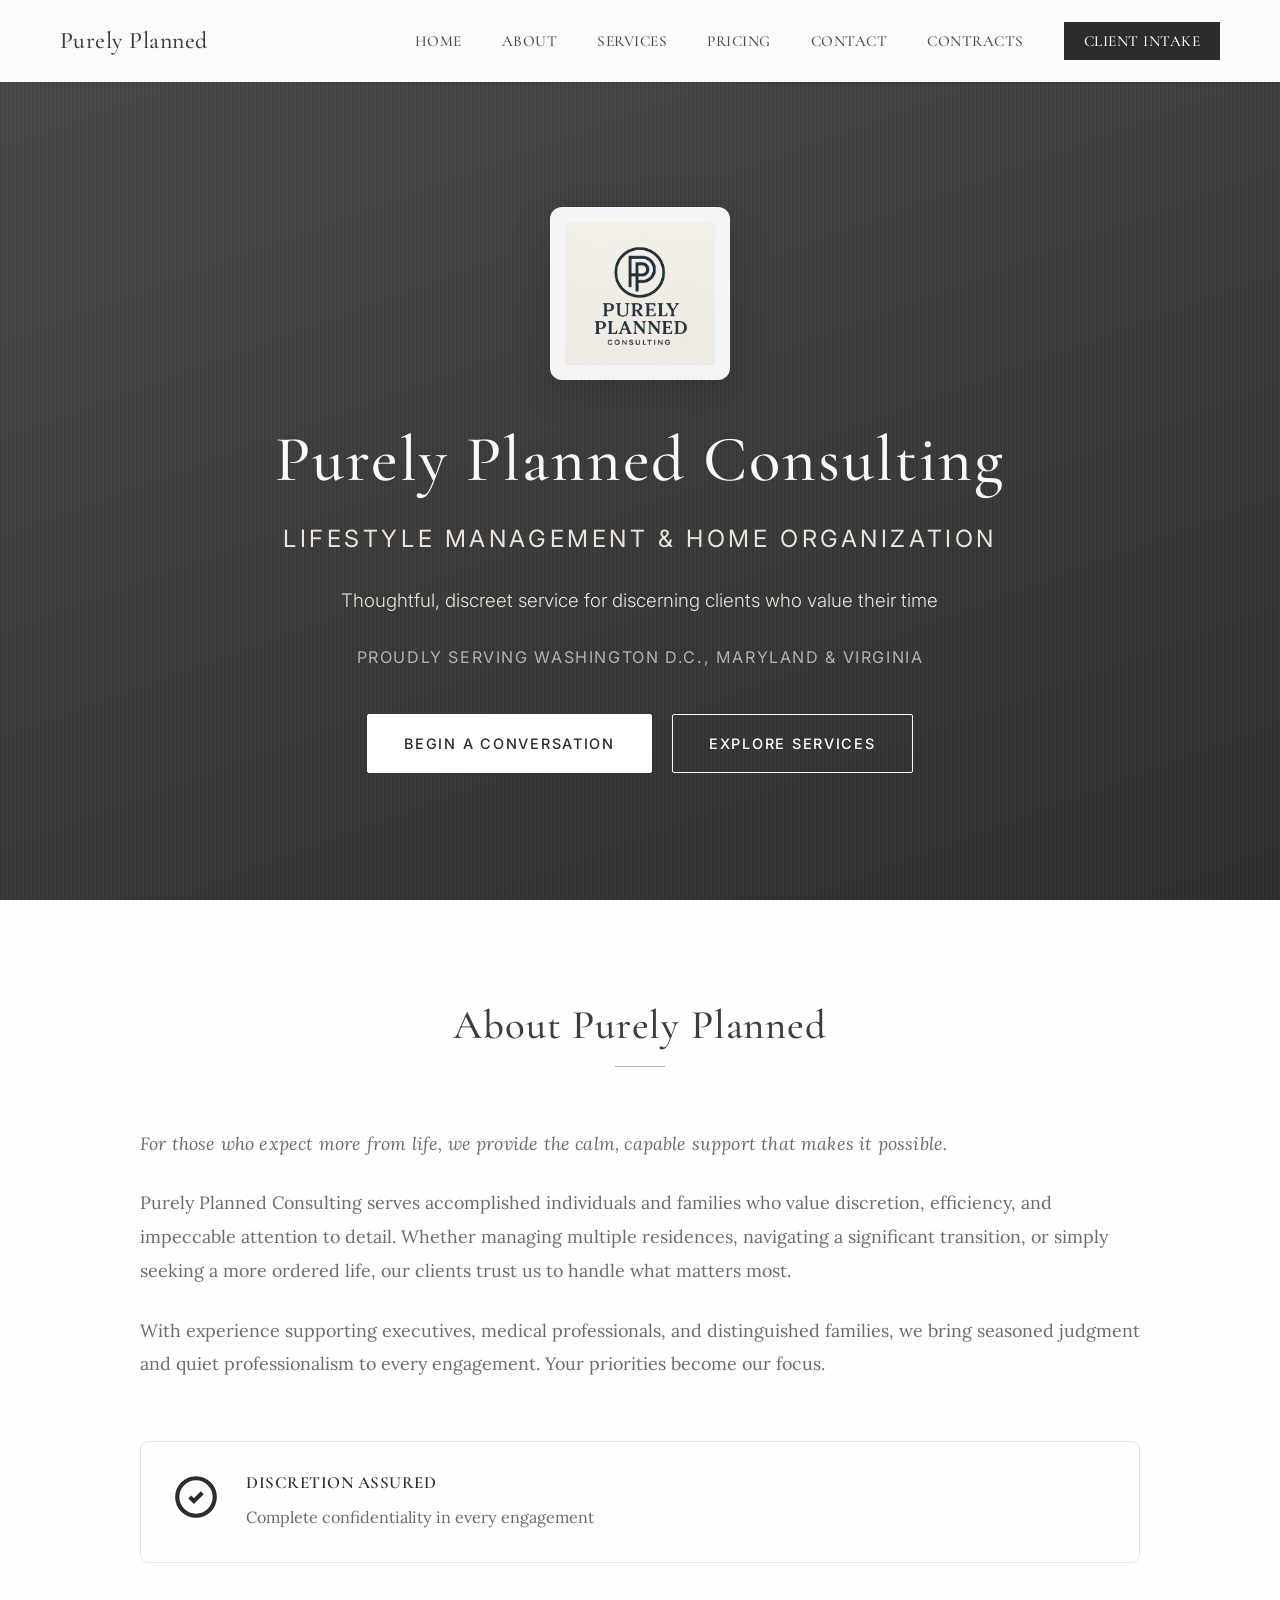
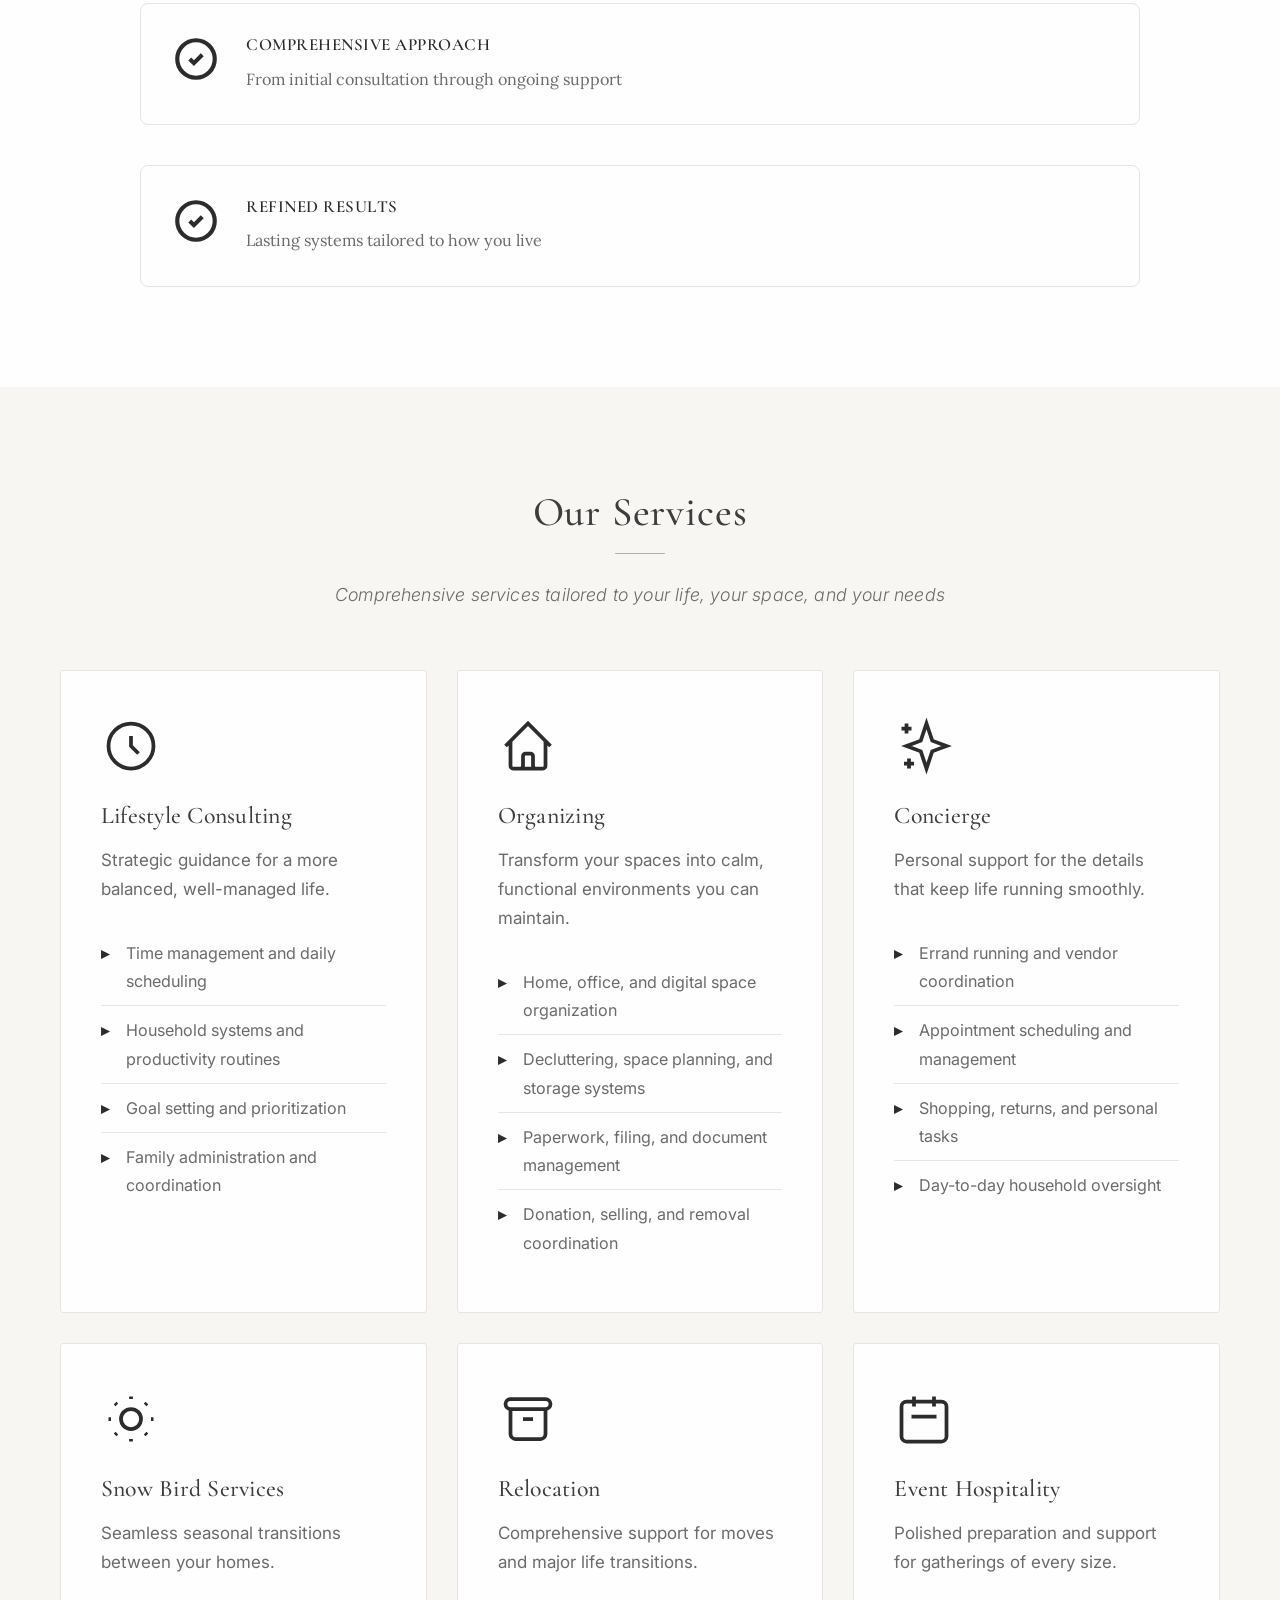
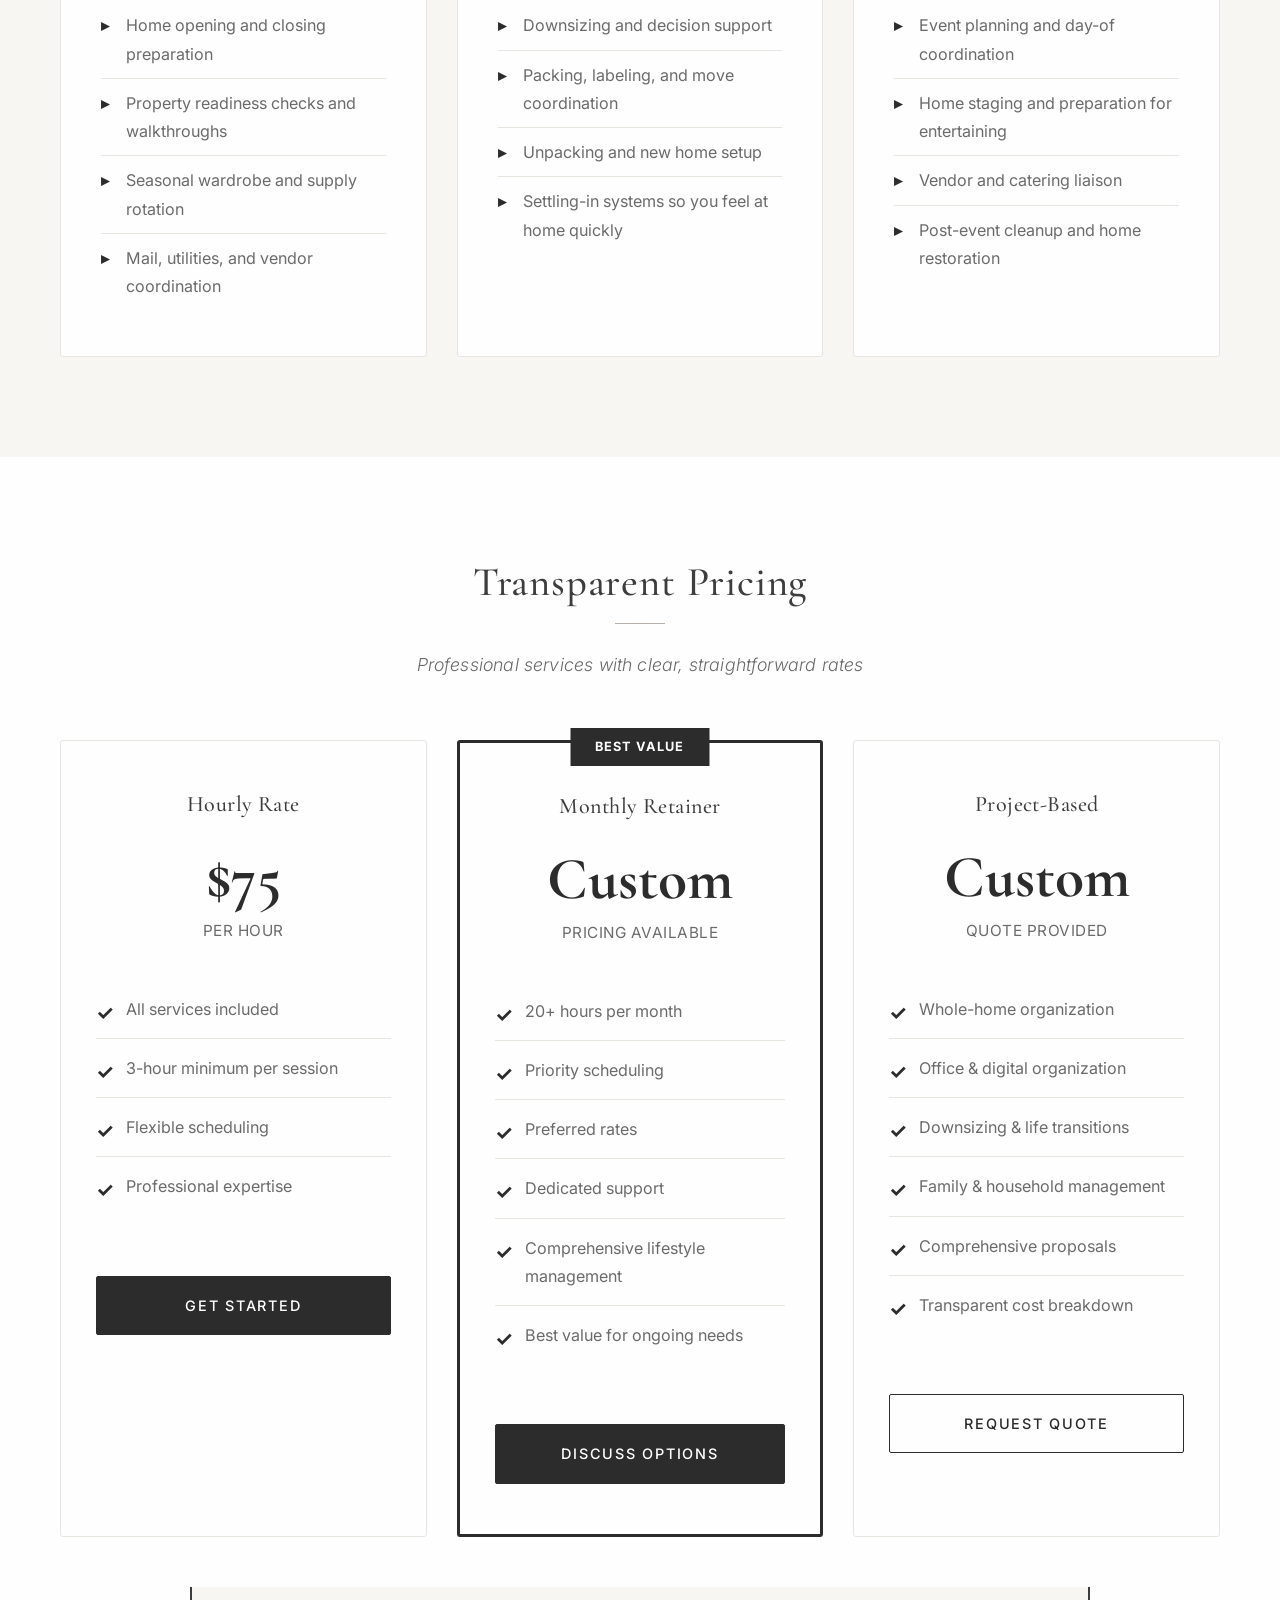
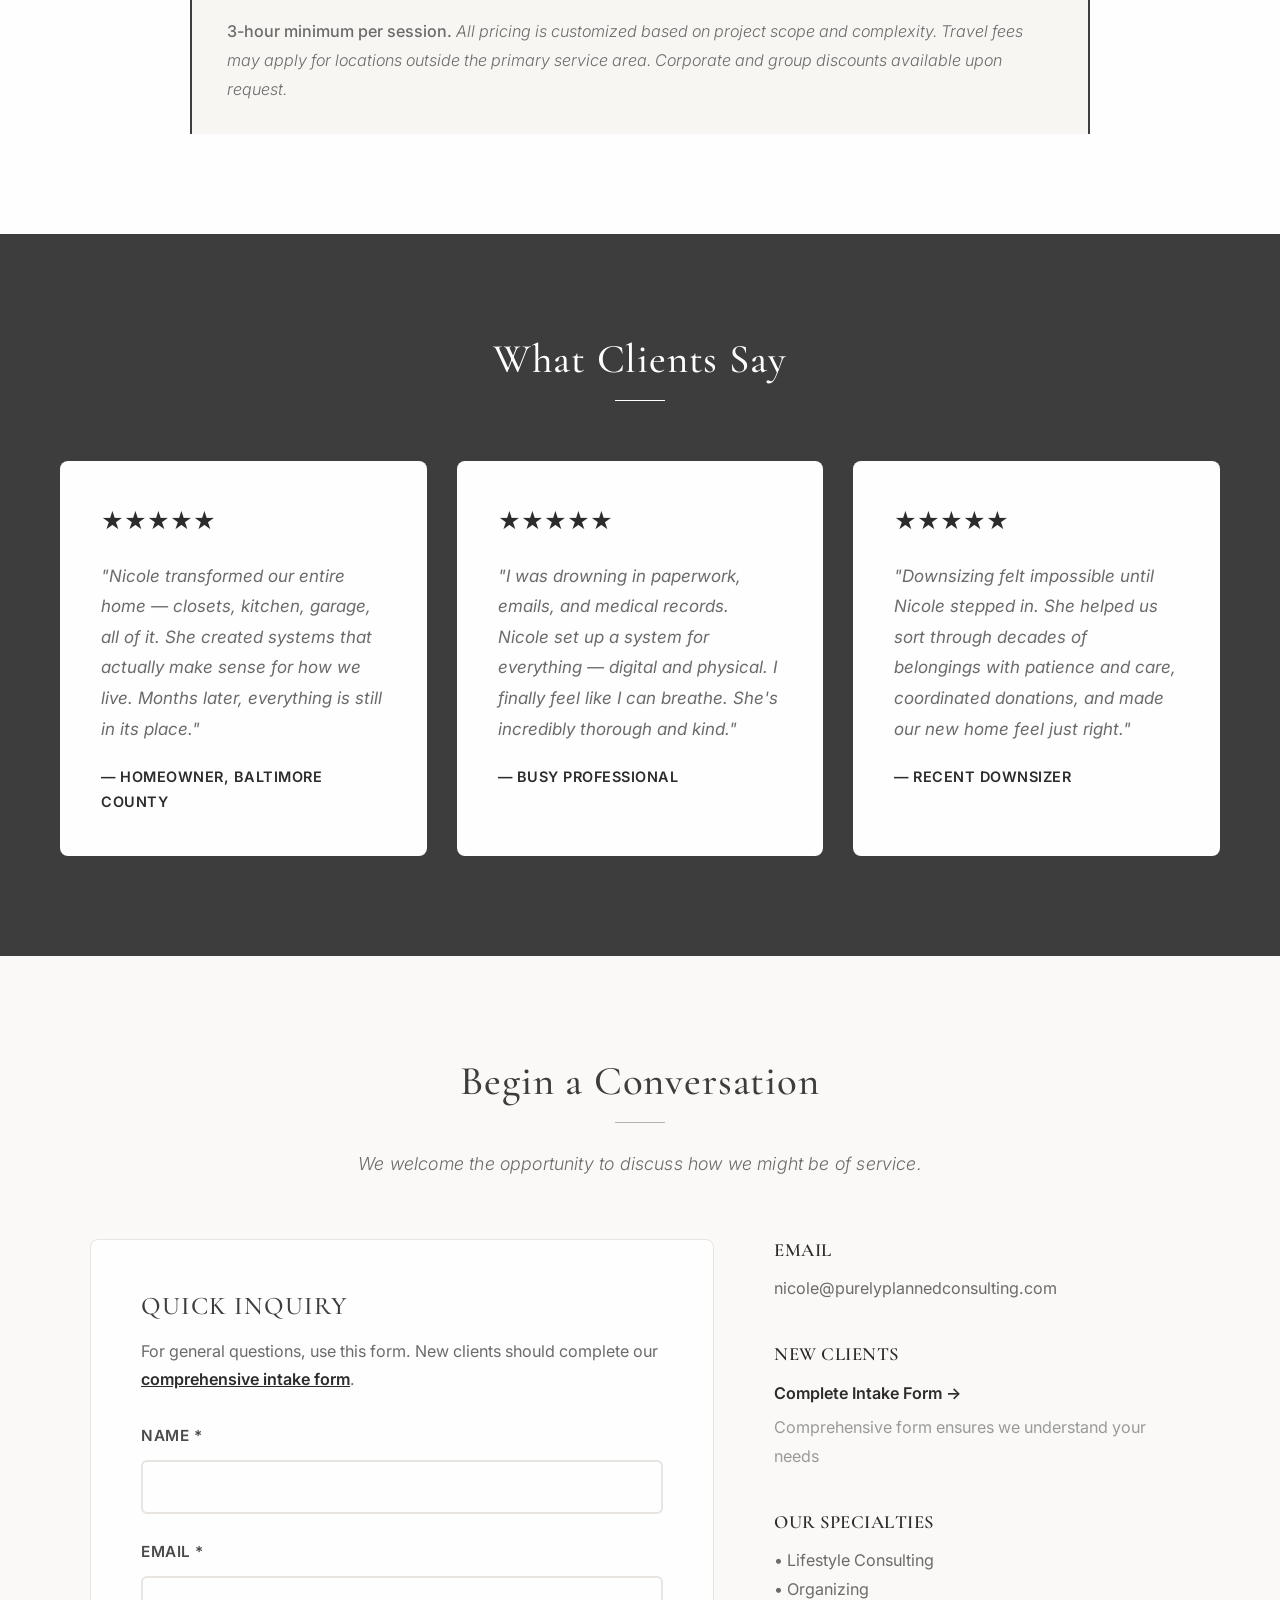
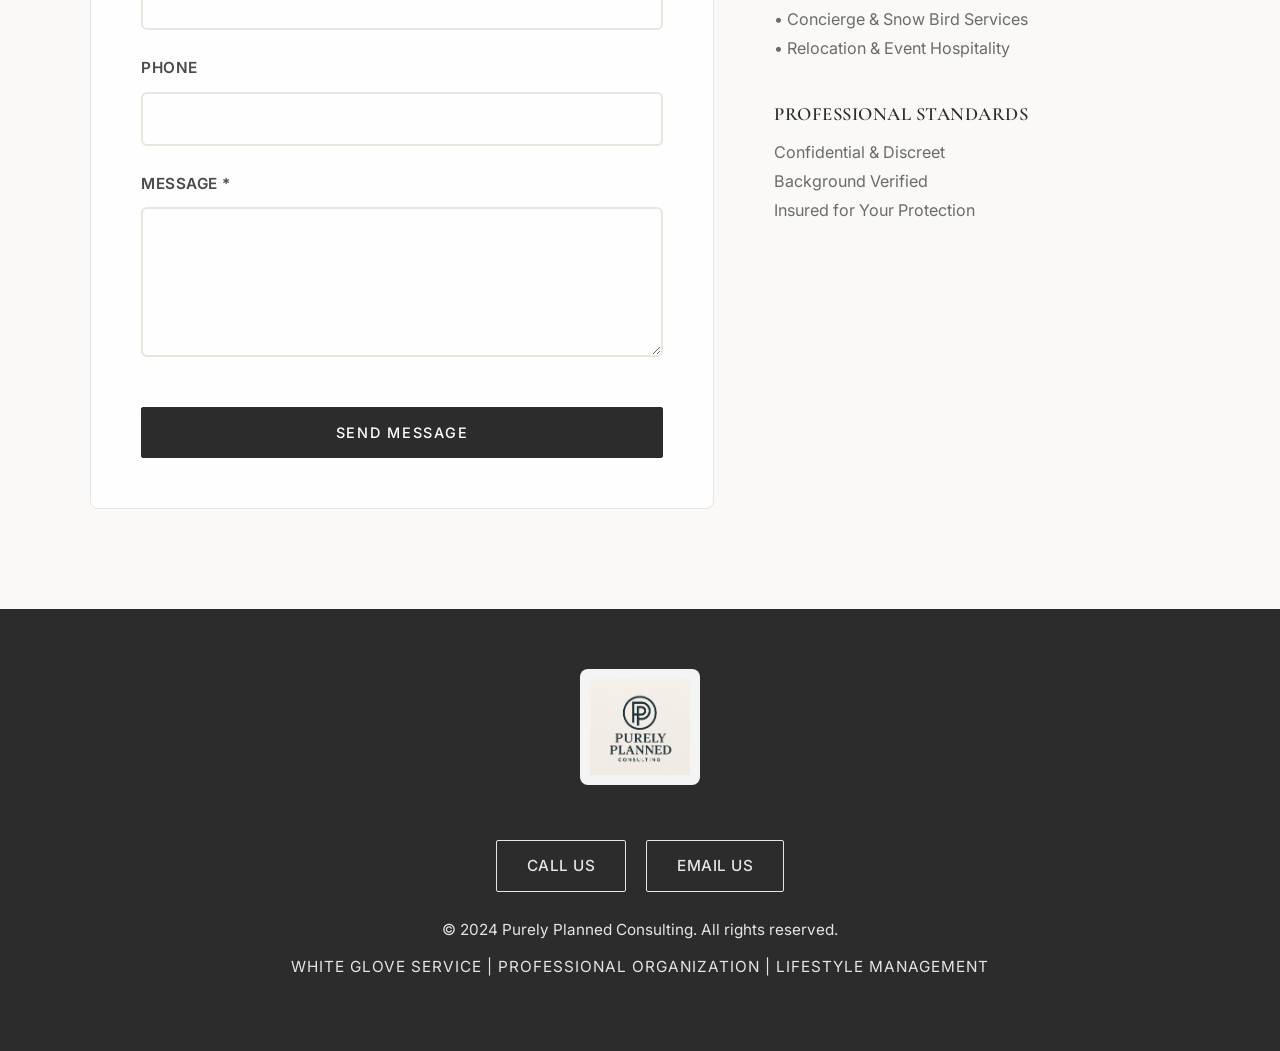
<file: index.html>
<!DOCTYPE html>
<html lang="en">
<head>
    <meta charset="UTF-8">
    <meta name="viewport" content="width=device-width, initial-scale=1.0">
    <meta name="description" content="Purely Planned Consulting offers discreet lifestyle management, professional home organization, and relocation services for discerning clients. Serving executives, families, and distinguished individuals.">
    <meta name="keywords" content="lifestyle management, professional organizer, home organization, relocation services, executive services, estate organization, concierge services">
    <title>Purely Planned Consulting | Luxury Lifestyle Management & Professional Organization</title>
    <link rel="stylesheet" href="styles.css">
    <link rel="preconnect" href="https://fonts.googleapis.com">
    <link rel="preconnect" href="https://fonts.gstatic.com" crossorigin>
    <link href="https://fonts.googleapis.com/css2?family=Cormorant+Garamond:wght@400;500;600;700&family=Inter:wght@300;400;500;600&family=Lora:ital,wght@0,400;0,500;1,400;1,500&display=swap" rel="stylesheet">
</head>
<body>
    <!-- Navigation -->
    <nav id="navbar">
        <div class="container">
            <a href="#home" class="nav-brand">Purely Planned</a>
            <ul class="nav-menu">
                <li><a href="#home" class="nav-link">Home</a></li>
                <li><a href="#about" class="nav-link">About</a></li>
                <li><a href="#services" class="nav-link">Services</a></li>
                <li><a href="#pricing" class="nav-link">Pricing</a></li>
                <li><a href="#contact" class="nav-link">Contact</a></li>
                <li><a href="contracts.html" class="nav-link">Contracts</a></li>
                <li><a href="intake.html" class="nav-link nav-cta">Client Intake</a></li>
            </ul>
            <button class="mobile-menu-toggle" aria-label="Toggle menu">
                <span></span>
                <span></span>
                <span></span>
            </button>
        </div>
    </nav>

    <!-- Hero Section -->
    <section id="home" class="hero">
        <div class="hero-overlay"></div>
        <div class="container hero-content">
            <img src="nicole.png" alt="Purely Planned Consulting" class="hero-logo">
            <h1 class="hero-title">Purely Planned Consulting</h1>
            <p class="hero-subtitle">Lifestyle Management & Home Organization</p>
            <p class="hero-description">Thoughtful, discreet service for discerning clients who value their time</p>
            <p class="hero-service-area">Proudly serving Washington D.C., Maryland & Virginia</p>
            <div class="hero-buttons">
                <a href="#contact" class="btn btn-primary">Begin a Conversation</a>
                <a href="#services" class="btn btn-secondary">Explore Services</a>
            </div>
        </div>
    </section>

    <!-- About Section -->
    <section id="about" class="about">
        <div class="container">
            <div class="section-header">
                <h2>About Purely Planned</h2>
                <div class="section-divider"></div>
            </div>
            <div class="about-content">
                <div class="about-text">
                    <p class="lead">For those who expect more from life, we provide the calm, capable support that makes it possible.</p>
                    <p>Purely Planned Consulting serves accomplished individuals and families who value discretion, efficiency, and impeccable attention to detail. Whether managing multiple residences, navigating a significant transition, or simply seeking a more ordered life, our clients trust us to handle what matters most.</p>
                    <p>With experience supporting executives, medical professionals, and distinguished families, we bring seasoned judgment and quiet professionalism to every engagement. Your priorities become our focus.</p>
                    <div class="about-highlights">
                        <div class="highlight-item">
                            <div class="highlight-icon">
                                <svg viewBox="0 0 24 24" fill="none" stroke="currentColor" stroke-width="2">
                                    <path d="M9 12l2 2 4-4m6 2a9 9 0 11-18 0 9 9 0 0118 0z"/>
                                </svg>
                            </div>
                            <div class="highlight-text">
                                <h4>Discretion Assured</h4>
                                <p>Complete confidentiality in every engagement</p>
                            </div>
                        </div>
                        <div class="highlight-item">
                            <div class="highlight-icon">
                                <svg viewBox="0 0 24 24" fill="none" stroke="currentColor" stroke-width="2">
                                    <path d="M9 12l2 2 4-4m6 2a9 9 0 11-18 0 9 9 0 0118 0z"/>
                                </svg>
                            </div>
                            <div class="highlight-text">
                                <h4>Comprehensive Approach</h4>
                                <p>From initial consultation through ongoing support</p>
                            </div>
                        </div>
                        <div class="highlight-item">
                            <div class="highlight-icon">
                                <svg viewBox="0 0 24 24" fill="none" stroke="currentColor" stroke-width="2">
                                    <path d="M9 12l2 2 4-4m6 2a9 9 0 11-18 0 9 9 0 0118 0z"/>
                                </svg>
                            </div>
                            <div class="highlight-text">
                                <h4>Refined Results</h4>
                                <p>Lasting systems tailored to how you live</p>
                            </div>
                        </div>
                    </div>
                </div>
            </div>
        </div>
    </section>

    <!-- Services Section -->
    <section id="services" class="services">
        <div class="container">
            <div class="section-header">
                <h2>Our Services</h2>
                <div class="section-divider"></div>
                <p class="section-description">Comprehensive services tailored to your life, your space, and your needs</p>
            </div>
            <div class="services-grid">
                <div class="service-card">
                    <div class="service-icon">
                        <svg viewBox="0 0 24 24" fill="none" stroke="currentColor" stroke-width="2">
                            <path d="M12 8v4l3 3m6-3a9 9 0 11-18 0 9 9 0 0118 0z"/>
                        </svg>
                    </div>
                    <h3>Lifestyle Consulting</h3>
                    <p>Strategic guidance for a more balanced, well-managed life.</p>
                    <ul class="service-features">
                        <li>Time management and daily scheduling</li>
                        <li>Household systems and productivity routines</li>
                        <li>Goal setting and prioritization</li>
                        <li>Family administration and coordination</li>
                    </ul>
                </div>
                <div class="service-card">
                    <div class="service-icon">
                        <svg viewBox="0 0 24 24" fill="none" stroke="currentColor" stroke-width="2">
                            <path d="M3 12l2-2m0 0l7-7 7 7M5 10v10a1 1 0 001 1h3m10-11l2 2m-2-2v10a1 1 0 01-1 1h-3m-6 0a1 1 0 001-1v-4a1 1 0 011-1h2a1 1 0 011 1v4a1 1 0 001 1m-6 0h6"/>
                        </svg>
                    </div>
                    <h3>Organizing</h3>
                    <p>Transform your spaces into calm, functional environments you can maintain.</p>
                    <ul class="service-features">
                        <li>Home, office, and digital space organization</li>
                        <li>Decluttering, space planning, and storage systems</li>
                        <li>Paperwork, filing, and document management</li>
                        <li>Donation, selling, and removal coordination</li>
                    </ul>
                </div>
                <div class="service-card">
                    <div class="service-icon">
                        <svg viewBox="0 0 24 24" fill="none" stroke="currentColor" stroke-width="2">
                            <path d="M5 3v4M3 5h4M6 17v4m-2-2h4m5-16l2.286 6.857L21 12l-5.714 2.143L13 21l-2.286-6.857L5 12l5.714-2.143L13 3z"/>
                        </svg>
                    </div>
                    <h3>Concierge</h3>
                    <p>Personal support for the details that keep life running smoothly.</p>
                    <ul class="service-features">
                        <li>Errand running and vendor coordination</li>
                        <li>Appointment scheduling and management</li>
                        <li>Shopping, returns, and personal tasks</li>
                        <li>Day-to-day household oversight</li>
                    </ul>
                </div>
                <div class="service-card">
                    <div class="service-icon">
                        <svg viewBox="0 0 24 24" fill="none" stroke="currentColor" stroke-width="2">
                            <path d="M12 3v1m0 16v1m9-9h-1M4 12H3m15.364 6.364l-.707-.707M6.343 6.343l-.707-.707m12.728 0l-.707.707M6.343 17.657l-.707.707"/>
                            <circle cx="12" cy="12" r="4"/>
                        </svg>
                    </div>
                    <h3>Snow Bird Services</h3>
                    <p>Seamless seasonal transitions between your homes.</p>
                    <ul class="service-features">
                        <li>Home opening and closing preparation</li>
                        <li>Property readiness checks and walkthroughs</li>
                        <li>Seasonal wardrobe and supply rotation</li>
                        <li>Mail, utilities, and vendor coordination</li>
                    </ul>
                </div>
                <div class="service-card">
                    <div class="service-icon">
                        <svg viewBox="0 0 24 24" fill="none" stroke="currentColor" stroke-width="2">
                            <path d="M5 8h14M5 8a2 2 0 110-4h14a2 2 0 110 4M5 8v10a2 2 0 002 2h10a2 2 0 002-2V8m-9 4h4"/>
                        </svg>
                    </div>
                    <h3>Relocation</h3>
                    <p>Comprehensive support for moves and major life transitions.</p>
                    <ul class="service-features">
                        <li>Downsizing and decision support</li>
                        <li>Packing, labeling, and move coordination</li>
                        <li>Unpacking and new home setup</li>
                        <li>Settling-in systems so you feel at home quickly</li>
                    </ul>
                </div>
                <div class="service-card">
                    <div class="service-icon">
                        <svg viewBox="0 0 24 24" fill="none" stroke="currentColor" stroke-width="2">
                            <path d="M8 7V3m8 4V3m-9 8h10M5 21h14a2 2 0 002-2V7a2 2 0 00-2-2H5a2 2 0 00-2 2v12a2 2 0 002 2z"/>
                        </svg>
                    </div>
                    <h3>Event Hospitality</h3>
                    <p>Polished preparation and support for gatherings of every size.</p>
                    <ul class="service-features">
                        <li>Event planning and day-of coordination</li>
                        <li>Home staging and preparation for entertaining</li>
                        <li>Vendor and catering liaison</li>
                        <li>Post-event cleanup and home restoration</li>
                    </ul>
                </div>
            </div>
        </div>
    </section>

    <!-- Pricing Section -->
    <section id="pricing" class="pricing">
        <div class="container">
            <div class="section-header">
                <h2>Transparent Pricing</h2>
                <div class="section-divider"></div>
                <p class="section-description">Professional services with clear, straightforward rates</p>
            </div>
            <div class="pricing-grid">
                <div class="pricing-card">
                    <div class="pricing-header">
                        <h3>Hourly Rate</h3>
                        <div class="price">
                            <span class="price-amount">$75</span>
                            <span class="price-period">per hour</span>
                        </div>
                    </div>
                    <div class="pricing-features">
                        <ul>
                            <li>All services included</li>
                            <li>3-hour minimum per session</li>
                            <li>Flexible scheduling</li>
                            <li>Professional expertise</li>
                        </ul>
                    </div>
                    <a href="intake.html" class="btn btn-primary">Get Started</a>
                </div>
                <div class="pricing-card featured">
                    <div class="featured-badge">Best Value</div>
                    <div class="pricing-header">
                        <h3>Monthly Retainer</h3>
                        <div class="price">
                            <span class="price-amount">Custom</span>
                            <span class="price-period">pricing available</span>
                        </div>
                    </div>
                    <div class="pricing-features">
                        <ul>
                            <li>20+ hours per month</li>
                            <li>Priority scheduling</li>
                            <li>Preferred rates</li>
                            <li>Dedicated support</li>
                            <li>Comprehensive lifestyle management</li>
                            <li>Best value for ongoing needs</li>
                        </ul>
                    </div>
                    <a href="#contact" class="btn btn-primary">Discuss Options</a>
                </div>
                <div class="pricing-card">
                    <div class="pricing-header">
                        <h3>Project-Based</h3>
                        <div class="price">
                            <span class="price-amount">Custom</span>
                            <span class="price-period">quote provided</span>
                        </div>
                    </div>
                    <div class="pricing-features">
                        <ul>
                            <li>Whole-home organization</li>
                            <li>Office & digital organization</li>
                            <li>Downsizing & life transitions</li>
                            <li>Family & household management</li>
                            <li>Comprehensive proposals</li>
                            <li>Transparent cost breakdown</li>
                        </ul>
                    </div>
                    <a href="#contact" class="btn btn-secondary">Request Quote</a>
                </div>
            </div>
            <div class="pricing-note">
                <p><strong>3-hour minimum per session.</strong> All pricing is customized based on project scope and complexity. Travel fees may apply for locations outside the primary service area. Corporate and group discounts available upon request.</p>
            </div>
        </div>
    </section>

    <!-- Testimonials Section -->
    <section id="testimonials" class="testimonials">
        <div class="container">
            <div class="section-header">
                <h2>What Clients Say</h2>
                <div class="section-divider"></div>
            </div>
            <div class="testimonials-grid">
                <div class="testimonial-card">
                    <div class="testimonial-stars">★★★★★</div>
                    <p class="testimonial-text">"Nicole transformed our entire home — closets, kitchen, garage, all of it. She created systems that actually make sense for how we live. Months later, everything is still in its place."</p>
                    <p class="testimonial-author">— Homeowner, Baltimore County</p>
                </div>
                <div class="testimonial-card">
                    <div class="testimonial-stars">★★★★★</div>
                    <p class="testimonial-text">"I was drowning in paperwork, emails, and medical records. Nicole set up a system for everything — digital and physical. I finally feel like I can breathe. She's incredibly thorough and kind."</p>
                    <p class="testimonial-author">— Busy Professional</p>
                </div>
                <div class="testimonial-card">
                    <div class="testimonial-stars">★★★★★</div>
                    <p class="testimonial-text">"Downsizing felt impossible until Nicole stepped in. She helped us sort through decades of belongings with patience and care, coordinated donations, and made our new home feel just right."</p>
                    <p class="testimonial-author">— Recent Downsizer</p>
                </div>
            </div>
        </div>
    </section>

    <!-- Contact Section -->
    <section id="contact" class="contact">
        <div class="container">
            <div class="section-header">
                <h2>Begin a Conversation</h2>
                <div class="section-divider"></div>
                <p class="section-description">We welcome the opportunity to discuss how we might be of service.</p>
            </div>
            <div class="contact-content">
                <div class="contact-form-wrapper">
                    <h3>Quick Inquiry</h3>
                    <p class="form-intro">For general questions, use this form. New clients should complete our <a href="intake.html">comprehensive intake form</a>.</p>
                    <form id="contactForm" class="contact-form">
                        <div class="form-group">
                            <label for="name">Name *</label>
                            <input type="text" id="name" name="name" required>
                        </div>
                        <div class="form-group">
                            <label for="email">Email *</label>
                            <input type="email" id="email" name="email" required>
                        </div>
                        <div class="form-group">
                            <label for="phone">Phone</label>
                            <input type="tel" id="phone" name="phone">
                        </div>
                        <div class="form-group">
                            <label for="message">Message *</label>
                            <textarea id="message" name="message" rows="5" required></textarea>
                        </div>
                        <button type="submit" class="btn btn-primary">Send Message</button>
                        <div id="formMessage" class="form-message"></div>
                    </form>
                </div>
                <div class="contact-info">
                    <div class="contact-info-item">
                        <h4>Email</h4>
                        <p><a href="mailto:nicole@purelyplannedconsulting.com">nicole@purelyplannedconsulting.com</a></p>
                    </div>
                    <div class="contact-info-item">
                        <h4>New Clients</h4>
                        <p><a href="intake.html" class="cta-link">Complete Intake Form →</a></p>
                        <p class="small-text">Comprehensive form ensures we understand your needs</p>
                    </div>
                    <div class="contact-info-item">
                        <h4>Our Specialties</h4>
                        <p>• Lifestyle Consulting<br>
                        • Organizing<br>
                        • Concierge & Snow Bird Services<br>
                        • Relocation & Event Hospitality</p>
                    </div>
                    <div class="contact-info-item">
                        <h4>Professional Standards</h4>
                        <p>Confidential & Discreet<br>
                        Background Verified<br>
                        Insured for Your Protection</p>
                    </div>
                </div>
            </div>
        </div>
    </section>

    <!-- Footer -->
    <footer class="footer">
        <div class="container">
            <div class="footer-content">
                <img src="nicole.png" alt="Purely Planned Consulting" class="footer-logo">
                <div class="footer-contact-buttons">
                    <a href="tel:443-280-9329" class="btn btn-footer">Call Us</a>
                    <a href="mailto:nicole@purelyplannedconsulting.com" class="btn btn-footer">Email Us</a>
                </div>
                <p>&copy; 2024 Purely Planned Consulting. All rights reserved.</p>
                <p class="footer-tagline">White Glove Service | Professional Organization | Lifestyle Management</p>
            </div>
        </div>
    </footer>

    <script src="script.js"></script>
</body>
</html>
</file>
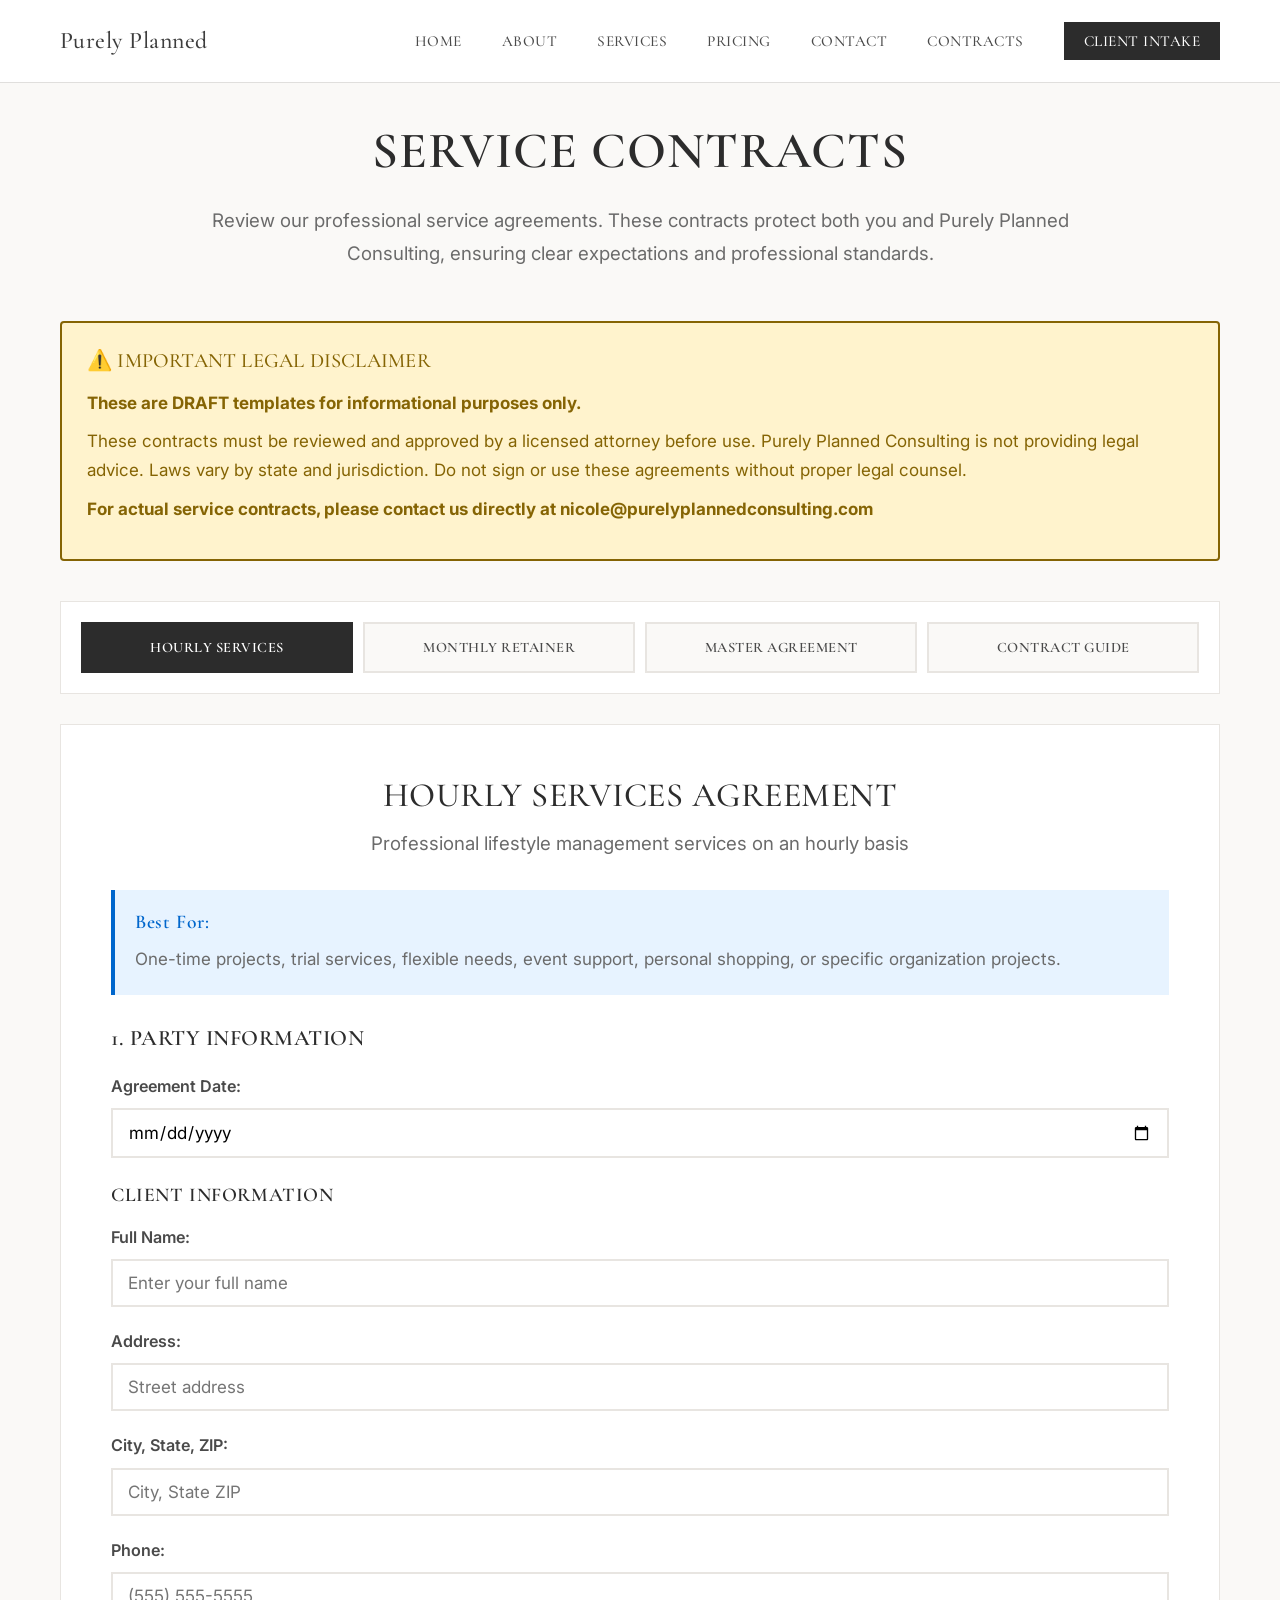
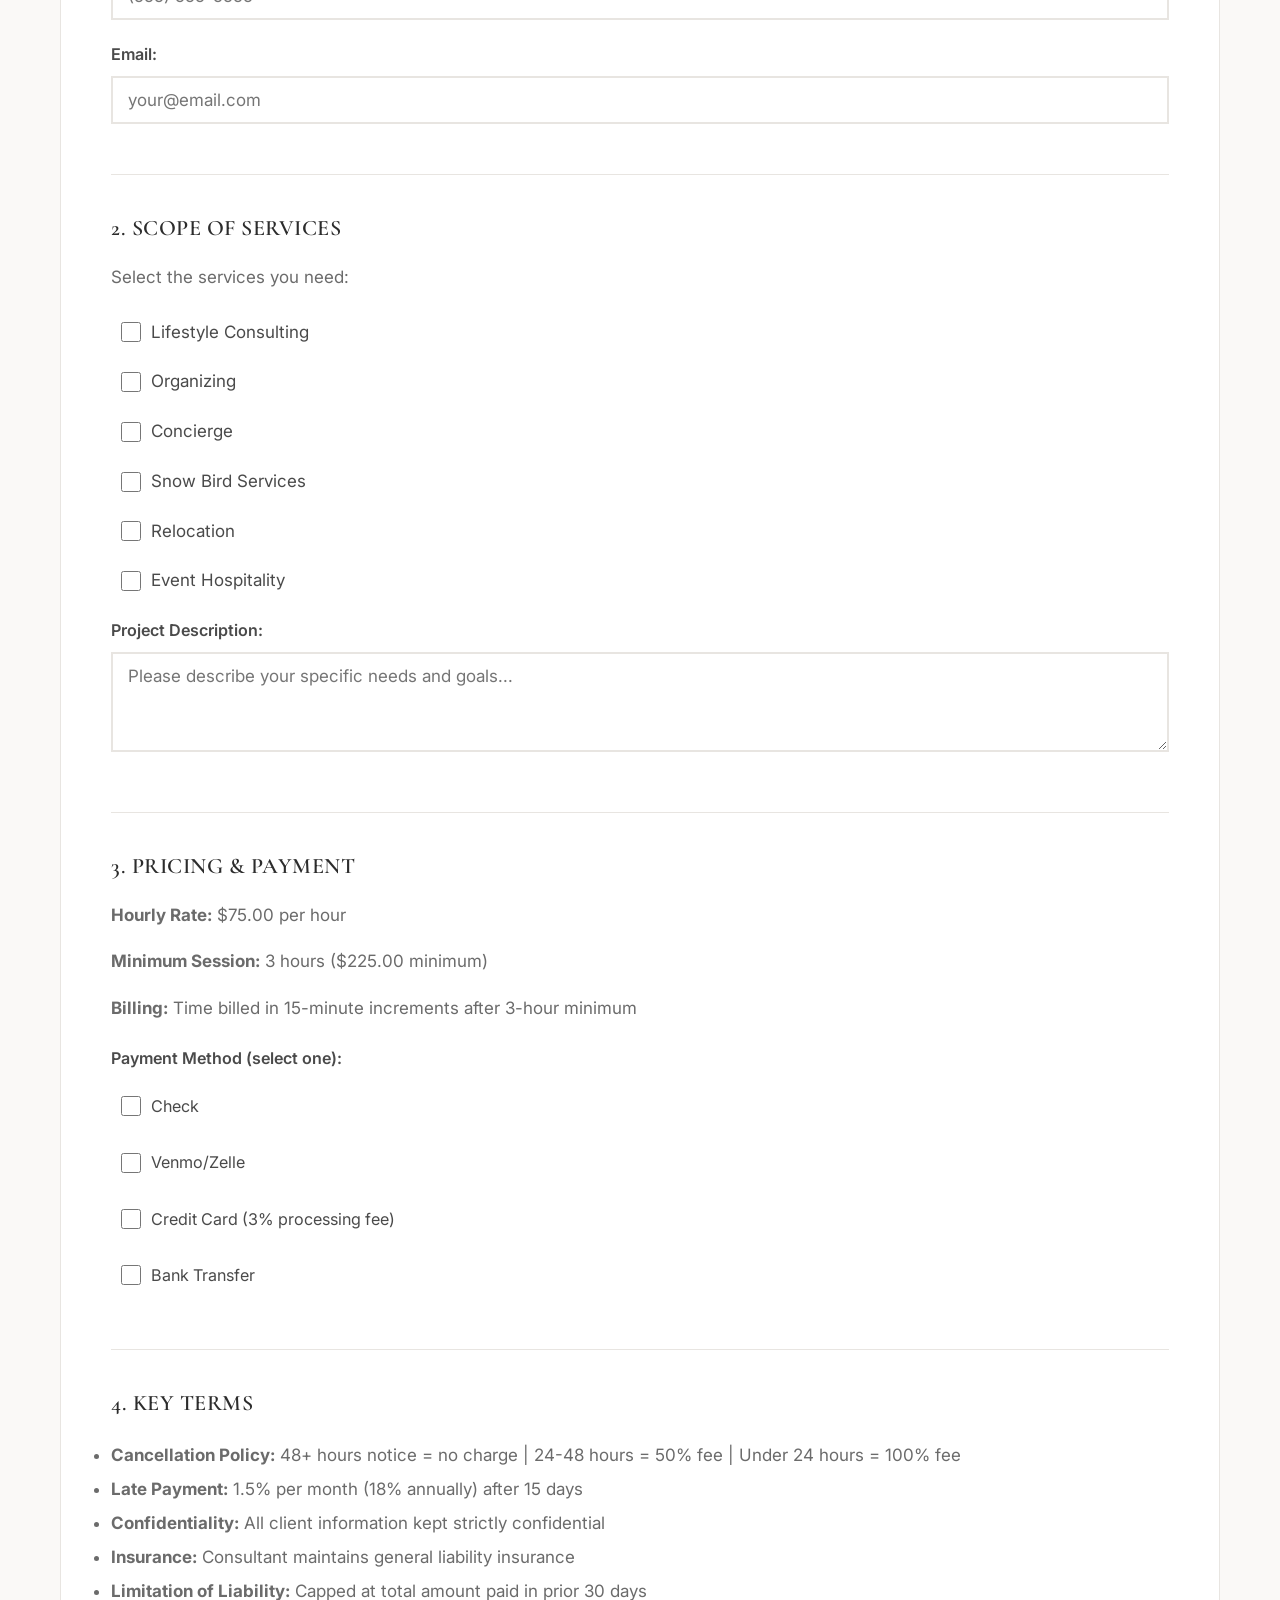
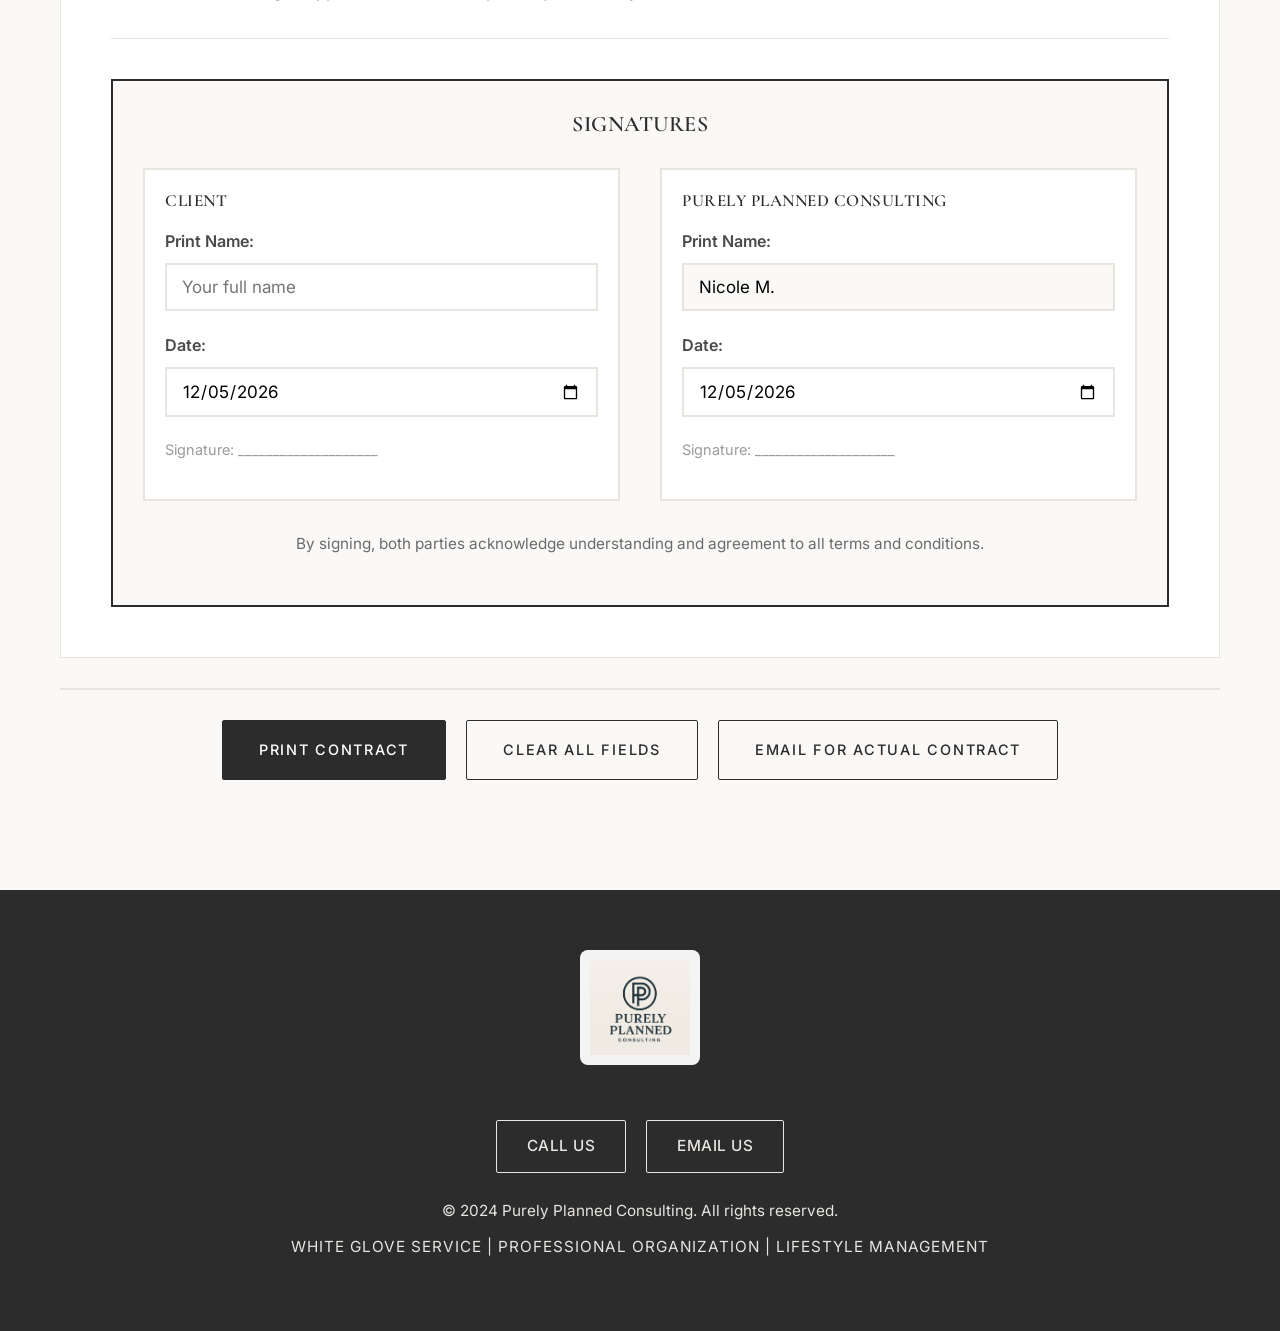
<file: contracts.html>
<!DOCTYPE html>
<html lang="en">
<head>
    <meta charset="UTF-8">
    <meta name="viewport" content="width=device-width, initial-scale=1.0">
    <meta name="description" content="Service Contracts - Purely Planned Consulting">
    <title>Service Contracts | Purely Planned Consulting</title>
    <link rel="stylesheet" href="styles.css">
    <link rel="stylesheet" href="intake-styles.css">
    <link rel="preconnect" href="https://fonts.googleapis.com">
    <link rel="preconnect" href="https://fonts.gstatic.com" crossorigin>
    <link href="https://fonts.googleapis.com/css2?family=Cormorant+Garamond:wght@400;500;600;700&family=Inter:wght@300;400;500;600&display=swap" rel="stylesheet">
    <style>
        .contracts-page {
            padding: 120px 0 80px;
            background-color: var(--color-off-white);
            min-height: 100vh;
        }

        .contracts-header {
            text-align: center;
            max-width: 900px;
            margin: 0 auto 50px;
        }

        .contracts-header h1 {
            color: var(--color-black);
            font-size: 3rem;
            margin-bottom: 20px;
            text-transform: uppercase;
            letter-spacing: 1px;
        }

        .legal-disclaimer {
            background-color: #fff3cd;
            border: 2px solid #856404;
            padding: 25px;
            margin-bottom: 40px;
            border-radius: 4px;
        }

        .legal-disclaimer h3 {
            color: #856404;
            margin-bottom: 15px;
            font-size: 1.2rem;
        }

        .legal-disclaimer p {
            color: #856404;
            margin-bottom: 10px;
            line-height: 1.7;
        }

        .contract-tabs {
            display: flex;
            flex-wrap: wrap;
            gap: 10px;
            margin-bottom: 30px;
            background-color: white;
            padding: 20px;
            border: 1px solid var(--color-very-light-gray);
        }

        .tab-button {
            flex: 1;
            min-width: 180px;
            padding: 15px 20px;
            background-color: var(--color-off-white);
            border: 2px solid var(--color-very-light-gray);
            color: var(--color-dark-gray);
            font-family: var(--font-heading);
            font-size: 0.85rem;
            font-weight: 600;
            text-transform: uppercase;
            letter-spacing: 0.5px;
            cursor: pointer;
            transition: var(--transition-smooth);
        }

        .tab-button:hover {
            border-color: var(--color-black);
            background-color: white;
        }

        .tab-button.active {
            background-color: var(--color-black);
            color: white;
            border-color: var(--color-black);
        }

        .contract-container {
            background-color: white;
            padding: 50px;
            border: 1px solid var(--color-very-light-gray);
            margin-bottom: 30px;
        }

        .contract-content {
            display: none;
        }

        .contract-content.active {
            display: block;
        }

        .contract-title {
            font-size: 2rem;
            color: var(--color-black);
            margin-bottom: 10px;
            text-transform: uppercase;
            letter-spacing: 0.5px;
            text-align: center;
        }

        .contract-subtitle {
            text-align: center;
            color: var(--color-medium-gray);
            margin-bottom: 30px;
            font-size: 1.1rem;
        }

        .contract-section {
            margin-bottom: 40px;
            padding-bottom: 30px;
            border-bottom: 1px solid var(--color-very-light-gray);
        }

        .contract-section:last-child {
            border-bottom: none;
        }

        .section-heading {
            font-size: 1.3rem;
            color: var(--color-black);
            margin-bottom: 20px;
            text-transform: uppercase;
            letter-spacing: 0.5px;
            font-weight: 600;
        }

        .contract-field {
            margin-bottom: 20px;
        }

        .contract-field label {
            display: block;
            font-weight: 600;
            margin-bottom: 8px;
            color: var(--color-dark-gray);
            font-size: 0.95rem;
        }

        .contract-field input[type="text"],
        .contract-field input[type="email"],
        .contract-field input[type="tel"],
        .contract-field input[type="date"],
        .contract-field textarea {
            width: 100%;
            padding: 12px 15px;
            border: 2px solid var(--color-very-light-gray);
            font-family: var(--font-body);
            font-size: 1rem;
            transition: var(--transition-fast);
        }

        .contract-field input:focus,
        .contract-field textarea:focus {
            outline: none;
            border-color: var(--color-black);
        }

        .contract-field textarea {
            resize: vertical;
            min-height: 100px;
        }

        .checkbox-group-contract {
            margin: 10px 0;
        }

        .checkbox-group-contract label {
            display: flex;
            align-items: center;
            padding: 10px;
            cursor: pointer;
            font-weight: normal;
        }

        .checkbox-group-contract input[type="checkbox"] {
            width: 20px;
            height: 20px;
            margin-right: 10px;
        }

        .signature-section {
            margin-top: 40px;
            padding: 30px;
            background-color: var(--color-off-white);
            border: 2px solid var(--color-black);
        }

        .signature-row {
            display: grid;
            grid-template-columns: 1fr 1fr;
            gap: 40px;
            margin-bottom: 30px;
        }

        .signature-box {
            padding: 20px;
            background-color: white;
            border: 2px solid var(--color-very-light-gray);
        }

        .signature-box h4 {
            color: var(--color-black);
            margin-bottom: 15px;
            text-transform: uppercase;
            font-size: 1rem;
        }

        .contract-actions {
            display: flex;
            gap: 20px;
            justify-content: center;
            margin-top: 30px;
            padding: 30px;
            background-color: var(--color-off-white);
            border-top: 2px solid var(--color-very-light-gray);
        }

        .contract-actions .btn {
            min-width: 200px;
        }

        .info-box {
            background-color: #e7f3ff;
            border-left: 4px solid #0066cc;
            padding: 20px;
            margin: 30px 0;
        }

        .info-box h4 {
            color: #0066cc;
            margin-bottom: 10px;
        }

        .info-box p {
            color: var(--color-medium-gray);
            margin: 0;
        }

        @media (max-width: 768px) {
            .contracts-page {
                padding: 100px 0 60px;
            }

            .contracts-header h1 {
                font-size: 2rem;
            }

            .contract-container {
                padding: 30px 20px;
            }

            .tab-button {
                min-width: 100%;
            }

            .signature-row {
                grid-template-columns: 1fr;
                gap: 20px;
            }

            .contract-actions {
                flex-direction: column;
            }

            .contract-actions .btn {
                width: 100%;
            }
        }

        @media print {
            .contract-tabs,
            .contract-actions,
            nav,
            footer,
            .legal-disclaimer,
            .info-box {
                display: none !important;
            }

            .contract-container {
                border: none;
                padding: 20px;
            }

            .contracts-page {
                padding: 0;
            }
        }
    </style>
</head>
<body>
    <!-- Navigation -->
    <nav id="navbar">
        <div class="container">
            <a href="index.html" class="nav-brand">Purely Planned</a>
            <ul class="nav-menu">
                <li><a href="index.html#home" class="nav-link">Home</a></li>
                <li><a href="index.html#about" class="nav-link">About</a></li>
                <li><a href="index.html#services" class="nav-link">Services</a></li>
                <li><a href="index.html#pricing" class="nav-link">Pricing</a></li>
                <li><a href="index.html#contact" class="nav-link">Contact</a></li>
                <li><a href="contracts.html" class="nav-link">Contracts</a></li>
                <li><a href="intake.html" class="nav-link nav-cta">Client Intake</a></li>
            </ul>
            <button class="mobile-menu-toggle" aria-label="Toggle menu">
                <span></span>
                <span></span>
                <span></span>
            </button>
        </div>
    </nav>

    <!-- Contracts Page -->
    <section class="contracts-page">
        <div class="container">
            <div class="contracts-header">
                <h1>Service Contracts</h1>
                <p class="intake-subtitle">Review our professional service agreements. These contracts protect both you and Purely Planned Consulting, ensuring clear expectations and professional standards.</p>
            </div>

            <!-- Legal Disclaimer -->
            <div class="legal-disclaimer">
                <h3>⚠️ IMPORTANT LEGAL DISCLAIMER</h3>
                <p><strong>These are DRAFT templates for informational purposes only.</strong></p>
                <p>These contracts must be reviewed and approved by a licensed attorney before use. Purely Planned Consulting is not providing legal advice. Laws vary by state and jurisdiction. Do not sign or use these agreements without proper legal counsel.</p>
                <p><strong>For actual service contracts, please contact us directly at nicole@purelyplannedconsulting.com</strong></p>
            </div>

            <!-- Contract Tabs -->
            <div class="contract-tabs">
                <button class="tab-button active" data-contract="hourly">Hourly Services</button>
                <button class="tab-button" data-contract="retainer">Monthly Retainer</button>
                <button class="tab-button" data-contract="master">Master Agreement</button>
                <button class="tab-button" data-contract="guide">Contract Guide</button>
            </div>

            <!-- Contract Container -->
            <div class="contract-container">

                <!-- Hourly Services Contract -->
                <div id="hourly-contract" class="contract-content active">
                    <h2 class="contract-title">Hourly Services Agreement</h2>
                    <p class="contract-subtitle">Professional lifestyle management services on an hourly basis</p>

                    <div class="info-box">
                        <h4>Best For:</h4>
                        <p>One-time projects, trial services, flexible needs, event support, personal shopping, or specific organization projects.</p>
                    </div>

                    <!-- Party Information -->
                    <div class="contract-section">
                        <h3 class="section-heading">1. Party Information</h3>

                        <div class="contract-field">
                            <label>Agreement Date:</label>
                            <input type="date" id="hourly-date" class="form-input">
                        </div>

                        <h4 style="margin: 25px 0 15px; color: var(--color-black);">CLIENT INFORMATION</h4>

                        <div class="contract-field">
                            <label>Full Name:</label>
                            <input type="text" id="hourly-client-name" placeholder="Enter your full name">
                        </div>

                        <div class="contract-field">
                            <label>Address:</label>
                            <input type="text" id="hourly-client-address" placeholder="Street address">
                        </div>

                        <div class="contract-field">
                            <label>City, State, ZIP:</label>
                            <input type="text" id="hourly-client-city" placeholder="City, State ZIP">
                        </div>

                        <div class="contract-field">
                            <label>Phone:</label>
                            <input type="tel" id="hourly-client-phone" placeholder="(555) 555-5555">
                        </div>

                        <div class="contract-field">
                            <label>Email:</label>
                            <input type="email" id="hourly-client-email" placeholder="your@email.com">
                        </div>
                    </div>

                    <!-- Scope of Services -->
                    <div class="contract-section">
                        <h3 class="section-heading">2. Scope of Services</h3>
                        <p style="margin-bottom: 15px;">Select the services you need:</p>

                        <div class="checkbox-group-contract">
                            <label><input type="checkbox" name="hourly-services" value="lifestyle-consulting"> Lifestyle Consulting</label>
                            <label><input type="checkbox" name="hourly-services" value="organizing"> Organizing</label>
                            <label><input type="checkbox" name="hourly-services" value="concierge"> Concierge</label>
                            <label><input type="checkbox" name="hourly-services" value="snow-bird"> Snow Bird Services</label>
                            <label><input type="checkbox" name="hourly-services" value="relocation"> Relocation</label>
                            <label><input type="checkbox" name="hourly-services" value="event-hospitality"> Event Hospitality</label>
                        </div>

                        <div class="contract-field">
                            <label>Project Description:</label>
                            <textarea id="hourly-project-description" placeholder="Please describe your specific needs and goals..."></textarea>
                        </div>
                    </div>

                    <!-- Pricing -->
                    <div class="contract-section">
                        <h3 class="section-heading">3. Pricing & Payment</h3>
                        <p><strong>Hourly Rate:</strong> $75.00 per hour</p>
                        <p><strong>Minimum Session:</strong> 3 hours ($225.00 minimum)</p>
                        <p><strong>Billing:</strong> Time billed in 15-minute increments after 3-hour minimum</p>

                        <div class="contract-field" style="margin-top: 20px;">
                            <label>Payment Method (select one):</label>
                            <div class="checkbox-group-contract">
                                <label><input type="checkbox" name="hourly-payment" value="check"> Check</label>
                                <label><input type="checkbox" name="hourly-payment" value="venmo"> Venmo/Zelle</label>
                                <label><input type="checkbox" name="hourly-payment" value="credit"> Credit Card (3% processing fee)</label>
                                <label><input type="checkbox" name="hourly-payment" value="bank"> Bank Transfer</label>
                            </div>
                        </div>
                    </div>

                    <!-- Key Terms -->
                    <div class="contract-section">
                        <h3 class="section-heading">4. Key Terms</h3>
                        <ul style="line-height: 2; color: var(--color-medium-gray);">
                            <li><strong>Cancellation Policy:</strong> 48+ hours notice = no charge | 24-48 hours = 50% fee | Under 24 hours = 100% fee</li>
                            <li><strong>Late Payment:</strong> 1.5% per month (18% annually) after 15 days</li>
                            <li><strong>Confidentiality:</strong> All client information kept strictly confidential</li>
                            <li><strong>Insurance:</strong> Consultant maintains general liability insurance</li>
                            <li><strong>Limitation of Liability:</strong> Capped at total amount paid in prior 30 days</li>
                        </ul>
                    </div>

                    <!-- Signature Section -->
                    <div class="signature-section">
                        <h3 class="section-heading" style="text-align: center; margin-bottom: 30px;">Signatures</h3>
                        <div class="signature-row">
                            <div class="signature-box">
                                <h4>CLIENT</h4>
                                <div class="contract-field">
                                    <label>Print Name:</label>
                                    <input type="text" id="hourly-client-sig-name" placeholder="Your full name">
                                </div>
                                <div class="contract-field">
                                    <label>Date:</label>
                                    <input type="date" id="hourly-client-sig-date">
                                </div>
                                <p style="font-size: 0.85rem; color: var(--color-light-gray); margin-top: 15px;">Signature: ____________________</p>
                            </div>
                            <div class="signature-box">
                                <h4>PURELY PLANNED CONSULTING</h4>
                                <div class="contract-field">
                                    <label>Print Name:</label>
                                    <input type="text" value="Nicole M." readonly style="background-color: var(--color-off-white);">
                                </div>
                                <div class="contract-field">
                                    <label>Date:</label>
                                    <input type="date" id="hourly-consultant-sig-date">
                                </div>
                                <p style="font-size: 0.85rem; color: var(--color-light-gray); margin-top: 15px;">Signature: ____________________</p>
                            </div>
                        </div>
                        <p style="text-align: center; margin-top: 20px; font-size: 0.9rem; color: var(--color-medium-gray);">By signing, both parties acknowledge understanding and agreement to all terms and conditions.</p>
                    </div>
                </div>

                <!-- Additional contract sections will be loaded by JavaScript -->
                <div id="retainer-contract" class="contract-content">
                    <h2 class="contract-title">Monthly Retainer Agreement</h2>
                    <p class="contract-subtitle">Ongoing lifestyle management services with priority benefits</p>

                    <div class="info-box">
                        <h4>Best For:</h4>
                        <p>Clients needing 20+ hours per month, recurring services, priority scheduling, and dedicated support. This is the most cost-effective option for ongoing needs.</p>
                    </div>

                    <p style="text-align: center; padding: 60px; color: var(--color-medium-gray);">
                        <strong>Monthly Retainer Agreement</strong><br><br>
                        For the complete retainer agreement with customizable hour packages, pricing tiers, and comprehensive terms,<br>
                        please contact us at <a href="mailto:nicole@purelyplannedconsulting.com">nicole@purelyplannedconsulting.com</a>
                    </p>

                    <div class="contract-section">
                        <h3 class="section-heading">Key Features</h3>
                        <ul style="line-height: 2; color: var(--color-medium-gray);">
                            <li><strong>Discounted Rates:</strong> $67.50-$75/hour depending on commitment level</li>
                            <li><strong>Priority Scheduling:</strong> Guaranteed availability within preferred time windows</li>
                            <li><strong>Dedicated Support:</strong> Direct line for urgent requests, 4-hour response time</li>
                            <li><strong>Hour Packages:</strong> 20, 30, or 40 hours per month options</li>
                            <li><strong>Rollover Options:</strong> Unused hours may roll to next month</li>
                            <li><strong>All Services Included:</strong> Full access to all service categories</li>
                            <li><strong>Monthly Reports:</strong> Detailed usage and activity summaries</li>
                        </ul>
                    </div>
                </div>

                <div id="master-contract" class="contract-content">
                    <h2 class="contract-title">Master Services Agreement & NDA</h2>
                    <p class="contract-subtitle">Comprehensive confidentiality and service terms</p>

                    <div class="info-box">
                        <h4>Best For:</h4>
                        <p>Executive clients, high-profile individuals, medical professionals, and anyone requiring strict confidentiality. Strongest privacy protections available.</p>
                    </div>

                    <p style="text-align: center; padding: 60px; color: var(--color-medium-gray);">
                        <strong>Master Services Agreement & Non-Disclosure Agreement</strong><br><br>
                        For the complete master agreement with comprehensive confidentiality provisions, professional standards, and umbrella terms for all services,<br>
                        please contact us at <a href="mailto:nicole@purelyplannedconsulting.com">nicole@purelyplannedconsulting.com</a>
                    </p>

                    <div class="contract-section">
                        <h3 class="section-heading">Confidentiality Protections</h3>
                        <ul style="line-height: 2; color: var(--color-medium-gray);">
                            <li><strong>Complete Privacy:</strong> Never disclose client identity, name, address, or details</li>
                            <li><strong>No Photography:</strong> Absolutely no photos without explicit written permission</li>
                            <li><strong>No Social Media:</strong> Never mention, tag, or reference clients online</li>
                            <li><strong>Indefinite Duration:</strong> Confidentiality survives termination forever</li>
                            <li><strong>Property Security:</strong> All access codes, keys kept completely secure</li>
                            <li><strong>Third-Party Restrictions:</strong> Minimal information shared with vendors</li>
                            <li><strong>Professional Discretion:</strong> Enhanced security for executive clients</li>
                        </ul>
                    </div>

                    <div class="contract-section">
                        <h3 class="section-heading">Who Should Use This Agreement</h3>
                        <ul style="line-height: 2; color: var(--color-medium-gray);">
                            <li>Fortune 500 executives and C-suite professionals</li>
                            <li>High-profile individuals requiring discretion</li>
                            <li>Medical professionals and healthcare executives</li>
                            <li>Clients with significant privacy concerns</li>
                            <li>Anyone requiring umbrella agreement for multiple service types</li>
                        </ul>
                    </div>
                </div>

                <div id="guide-contract" class="contract-content">
                    <h2 class="contract-title">Contract Selection Guide</h2>
                    <p class="contract-subtitle">Which contract is right for you?</p>

                    <div class="contract-section">
                        <h3 class="section-heading">Quick Decision Tree</h3>

                        <div style="background-color: var(--color-off-white); padding: 30px; margin: 20px 0;">
                            <h4 style="color: var(--color-black); margin-bottom: 15px;">Is this a one-time project?</h4>
                            <ul style="line-height: 2; color: var(--color-medium-gray);">
                                <li><strong>Single organizing project?</strong> → Use <strong>Hourly Services Agreement</strong></li>
                                <li><strong>Downsizing or transition?</strong> → Use <strong>Hourly Services Agreement</strong></li>
                            </ul>
                        </div>

                        <div style="background-color: var(--color-off-white); padding: 30px; margin: 20px 0;">
                            <h4 style="color: var(--color-black); margin-bottom: 15px;">Is this ongoing service?</h4>
                            <ul style="line-height: 2; color: var(--color-medium-gray);">
                                <li><strong>20+ hours per month?</strong> → Use <strong>Monthly Retainer Agreement</strong></li>
                                <li><strong>Less than 20 hours/month?</strong> → Use <strong>Hourly Services Agreement</strong></li>
                            </ul>
                        </div>

                        <div style="background-color: var(--color-off-white); padding: 30px; margin: 20px 0;">
                            <h4 style="color: var(--color-black); margin-bottom: 15px;">Extra confidentiality needed?</h4>
                            <ul style="line-height: 2; color: var(--color-medium-gray);">
                                <li><strong>Executive or high-profile?</strong> → Use <strong>Master Services Agreement</strong></li>
                                <li><strong>Standard privacy sufficient?</strong> → Use service-specific agreement</li>
                            </ul>
                        </div>
                    </div>

                    <div class="contract-section">
                        <h3 class="section-heading">What's Included in Each Contract</h3>

                        <h4 style="margin: 20px 0 10px; color: var(--color-black);">1. Hourly Services Agreement</h4>
                        <p style="color: var(--color-medium-gray); margin-bottom: 15px;">✓ $75/hour | 3-hour minimum | All organizing services | Cancellation policy | Confidentiality</p>

                        <h4 style="margin: 20px 0 10px; color: var(--color-black);">2. Monthly Retainer Agreement</h4>
                        <p style="color: var(--color-medium-gray); margin-bottom: 15px;">✓ Discounted rates | Priority scheduling | Hour packages | Rollover options | Monthly reports</p>

                        <h4 style="margin: 20px 0 10px; color: var(--color-black);">3. Master Agreement & NDA</h4>
                        <p style="color: var(--color-medium-gray); margin-bottom: 15px;">✓ Comprehensive NDA | Executive privacy | No photography | Indefinite confidentiality</p>
                    </div>

                    <div class="contract-section">
                        <h3 class="section-heading">Next Steps</h3>
                        <ol style="line-height: 2.5; color: var(--color-medium-gray);">
                            <li>Review the appropriate contract for your needs</li>
                            <li>Fill in your information in the fillable fields (optional)</li>
                            <li>Print or download for your records</li>
                            <li>Contact us at <a href="mailto:nicole@purelyplannedconsulting.com">nicole@purelyplannedconsulting.com</a> to discuss</li>
                            <li>Schedule initial consultation to finalize terms</li>
                            <li>Sign attorney-reviewed final agreement before services begin</li>
                        </ol>
                    </div>

                    <div class="info-box" style="background-color: #fff3cd; border-color: #856404;">
                        <h4 style="color: #856404;">Remember:</h4>
                        <p style="color: #856404;">These are informational drafts only. All contracts must be reviewed by a licensed attorney before signing. Contact us directly for attorney-approved service agreements.</p>
                    </div>
                </div>

            </div>

            <!-- Contract Actions -->
            <div class="contract-actions">
                <button class="btn btn-primary" onclick="window.print()">Print Contract</button>
                <button class="btn btn-secondary" onclick="clearAllFields()">Clear All Fields</button>
                <a href="mailto:nicole@purelyplannedconsulting.com?subject=Service Contract Inquiry" class="btn btn-secondary">Email for Actual Contract</a>
            </div>

        </div>
    </section>

    <!-- Footer -->
    <footer class="footer">
        <div class="container">
            <div class="footer-content">
                <img src="nicole.png" alt="Purely Planned Consulting" class="footer-logo">
                <div class="footer-contact-buttons">
                    <a href="tel:443-280-9329" class="btn btn-footer">Call Us</a>
                    <a href="mailto:nicole@purelyplannedconsulting.com" class="btn btn-footer">Email Us</a>
                </div>
                <p>&copy; 2024 Purely Planned Consulting. All rights reserved.</p>
                <p class="footer-tagline">White Glove Service | Professional Organization | Lifestyle Management</p>
            </div>
        </div>
    </footer>

    <script src="script.js"></script>
    <script>
        // Contract Tab Switching
        const tabButtons = document.querySelectorAll('.tab-button');
        const contractContents = document.querySelectorAll('.contract-content');

        tabButtons.forEach(button => {
            button.addEventListener('click', () => {
                // Remove active class from all buttons and contents
                tabButtons.forEach(btn => btn.classList.remove('active'));
                contractContents.forEach(content => content.classList.remove('active'));

                // Add active class to clicked button
                button.classList.add('active');

                // Show corresponding contract
                const contractType = button.getAttribute('data-contract');
                const contractElement = document.getElementById(`${contractType}-contract`);
                if (contractElement) {
                    contractElement.classList.add('active');
                }

                // Scroll to top of contract
                document.querySelector('.contract-container').scrollIntoView({ behavior: 'smooth', block: 'start' });
            });
        });

        // Clear all fillable fields
        function clearAllFields() {
            if (confirm('Are you sure you want to clear all filled information?')) {
                const inputs = document.querySelectorAll('.contract-field input, .contract-field textarea');
                inputs.forEach(input => {
                    if (!input.hasAttribute('readonly')) {
                        input.value = '';
                    }
                });

                const checkboxes = document.querySelectorAll('.checkbox-group-contract input[type="checkbox"]');
                checkboxes.forEach(checkbox => {
                    checkbox.checked = false;
                });

                alert('All fields have been cleared.');
            }
        }

        // Auto-fill today's date for signature dates
        window.addEventListener('DOMContentLoaded', () => {
            const today = new Date().toISOString().split('T')[0];
            const dateInputs = document.querySelectorAll('input[type="date"]');
            dateInputs.forEach(input => {
                if (!input.value && input.id.includes('sig-date')) {
                    input.value = today;
                }
            });
        });
    </script>
</body>
</html>
</file>
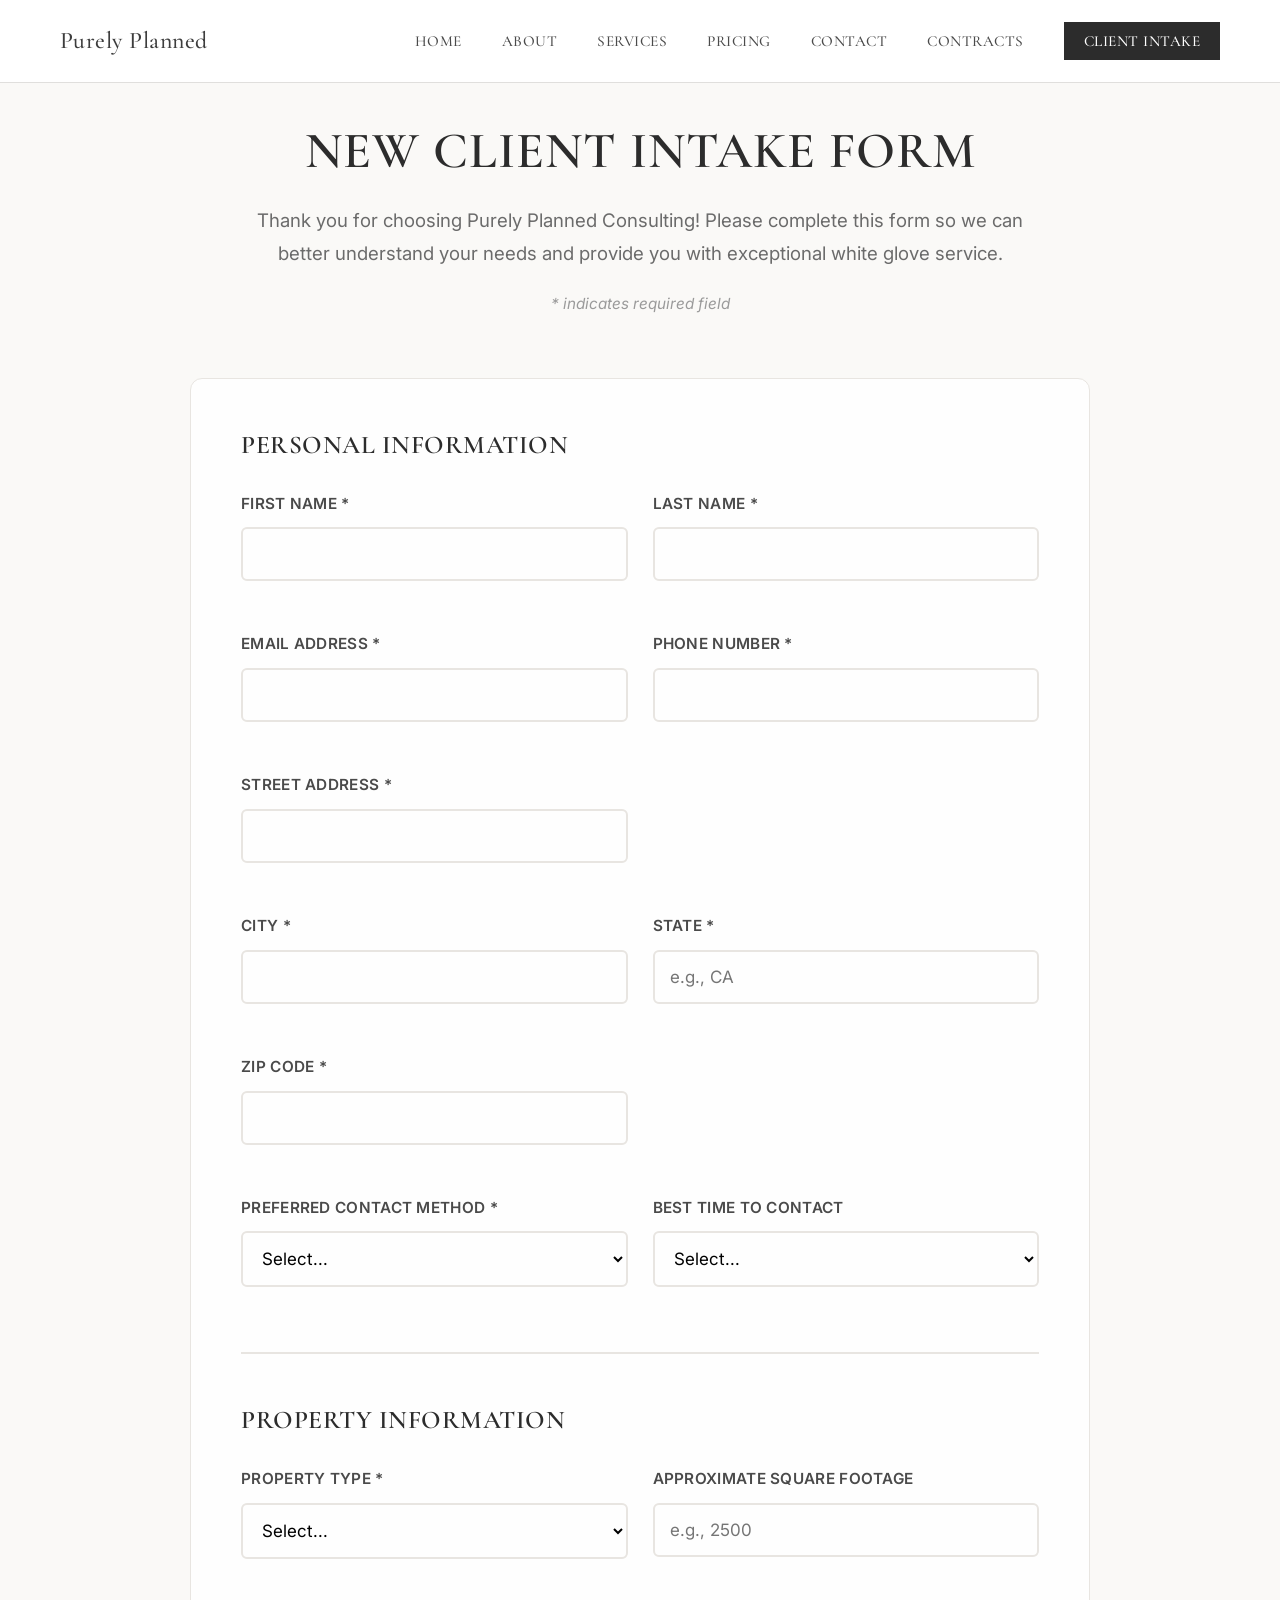
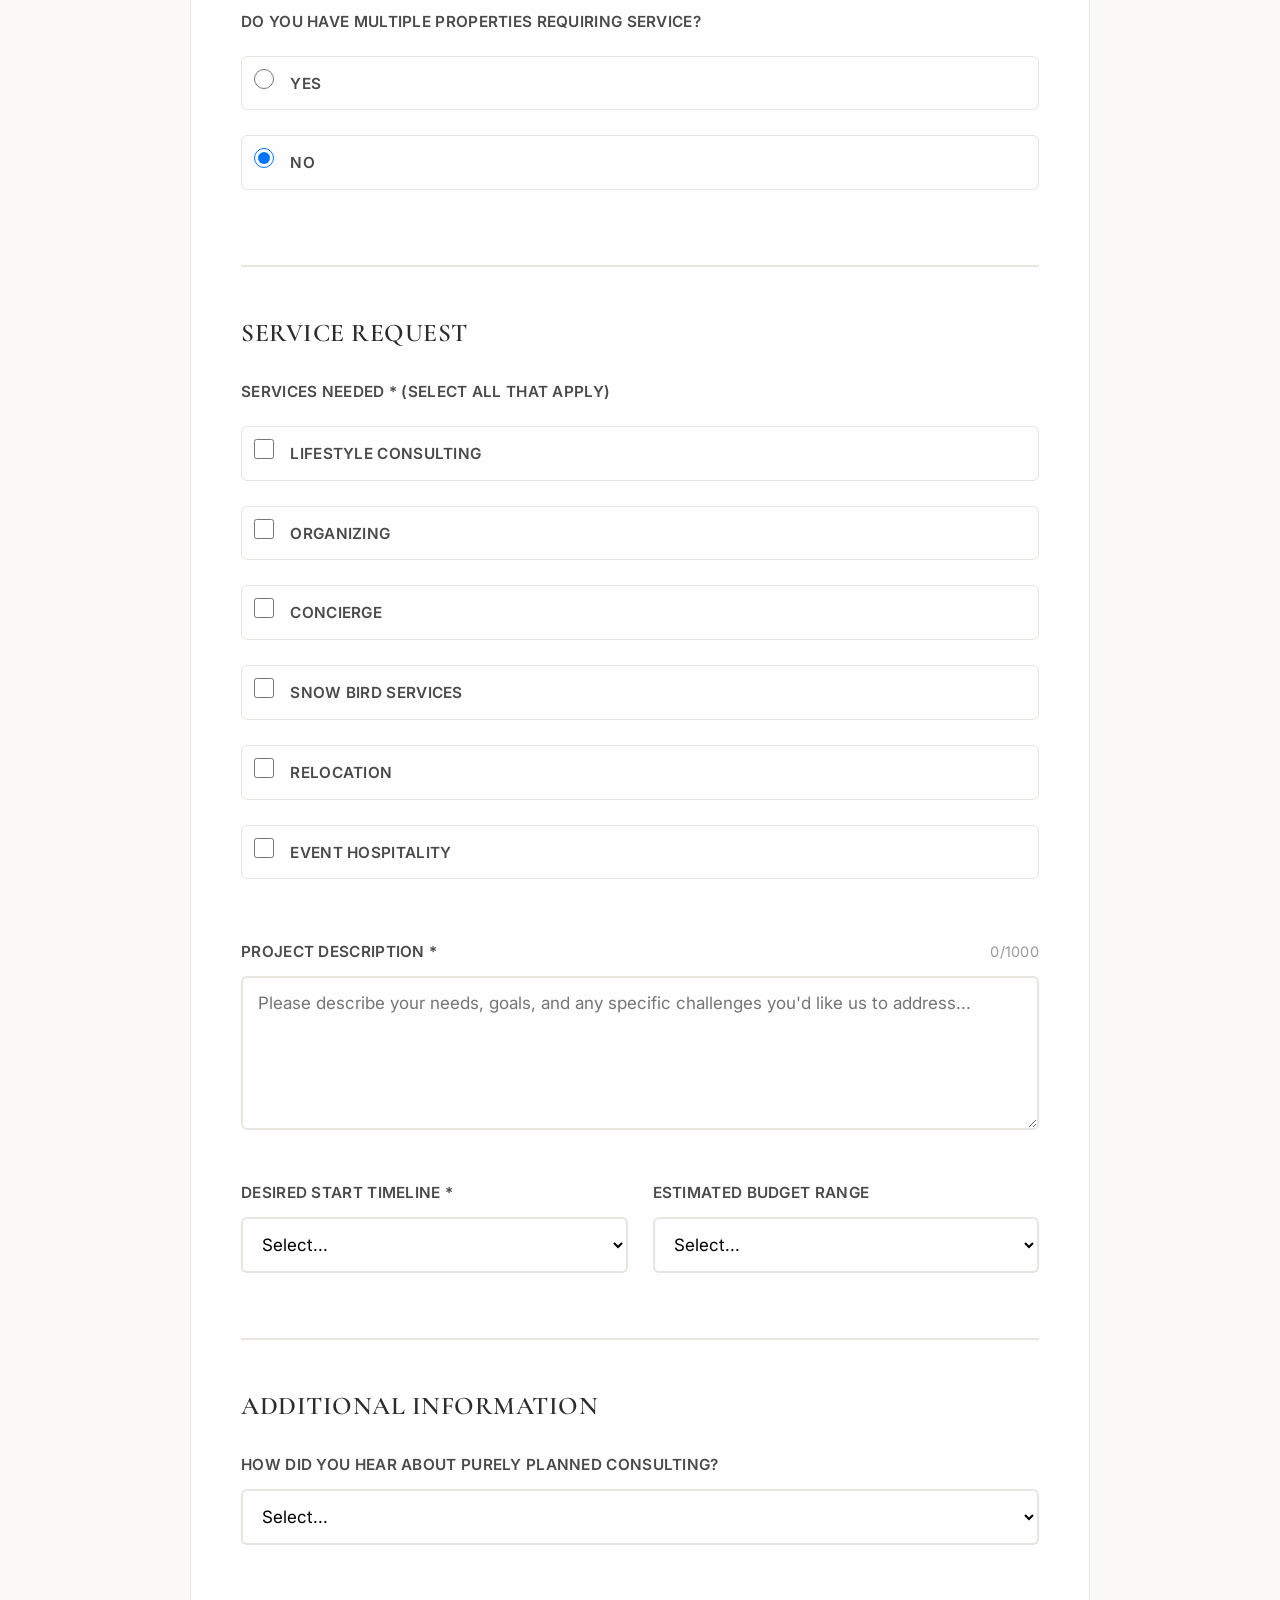
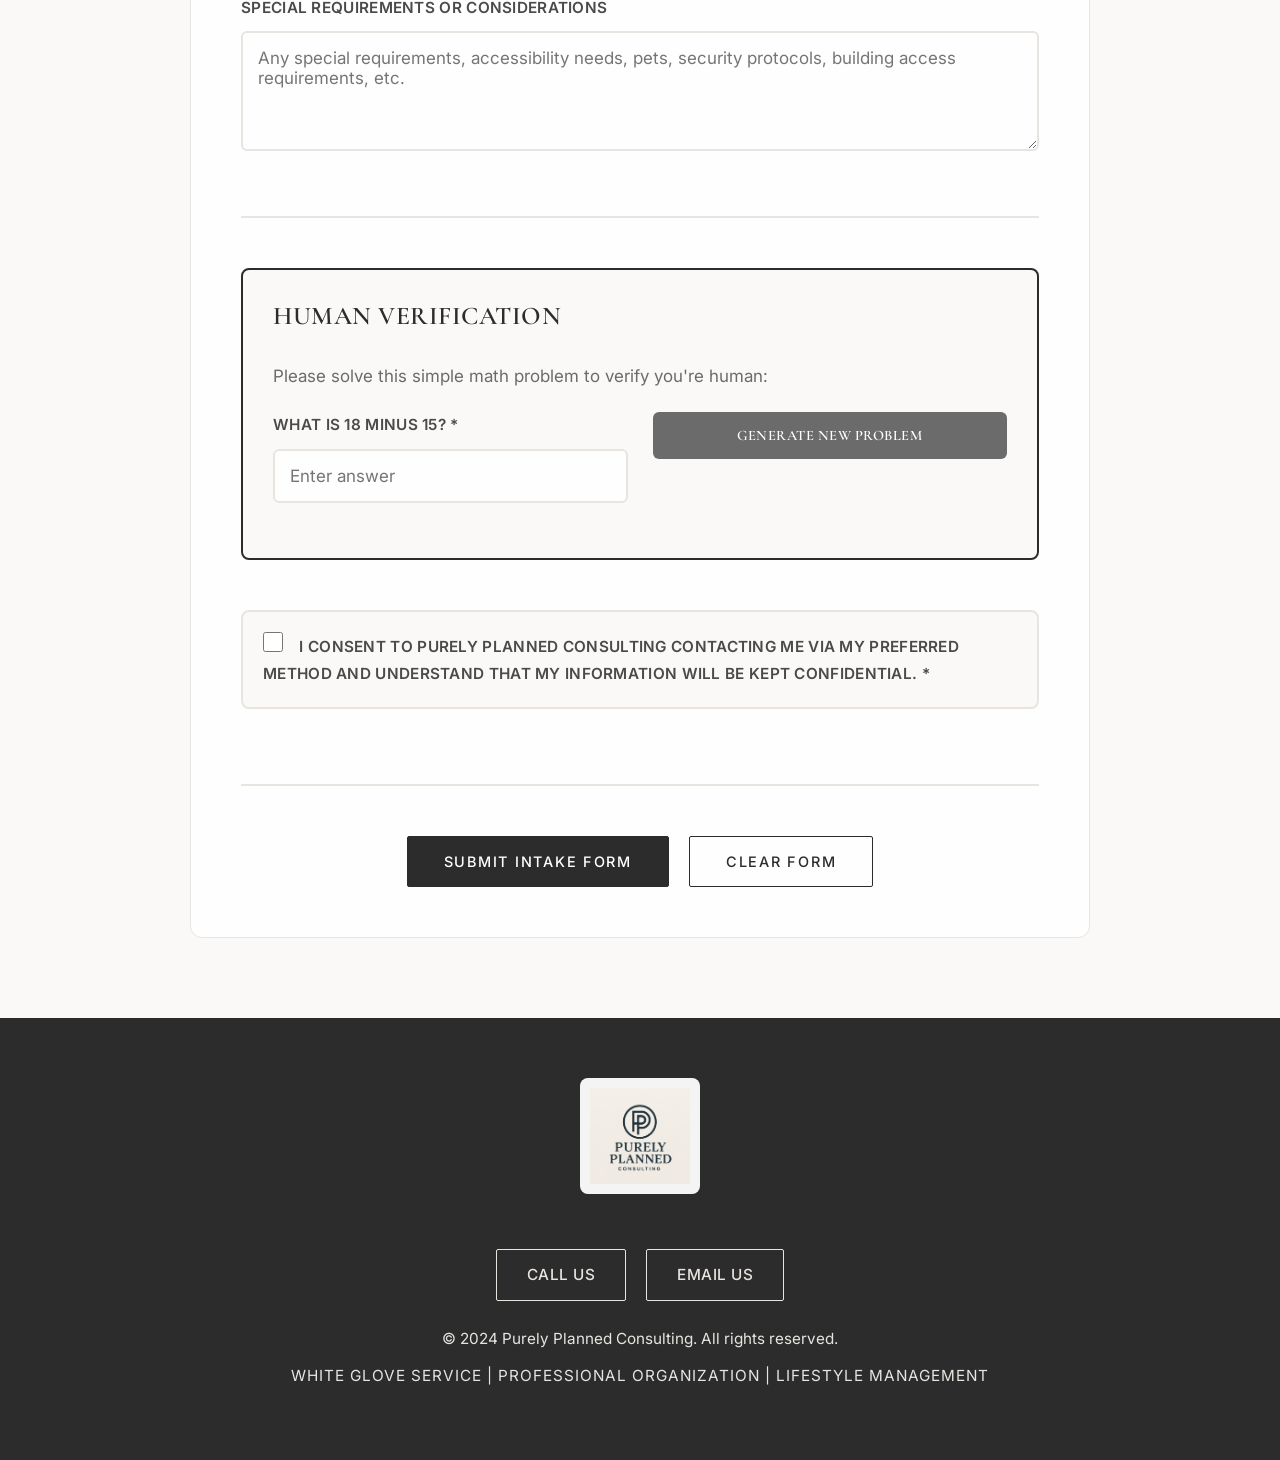
<file: intake.html>
<!DOCTYPE html>
<html lang="en">
<head>
    <meta charset="UTF-8">
    <meta name="viewport" content="width=device-width, initial-scale=1.0">
    <meta name="description" content="New Client Intake Form - Purely Planned Consulting">
    <title>Client Intake Form | Purely Planned Consulting</title>
    <link rel="stylesheet" href="styles.css">
    <link rel="stylesheet" href="intake-styles.css">
    <link rel="preconnect" href="https://fonts.googleapis.com">
    <link rel="preconnect" href="https://fonts.gstatic.com" crossorigin>
    <link href="https://fonts.googleapis.com/css2?family=Cormorant+Garamond:wght@400;500;600;700&family=Inter:wght@300;400;500;600&display=swap" rel="stylesheet">
</head>
<body>
    <!-- Navigation -->
    <nav id="navbar">
        <div class="container">
            <a href="index.html" class="nav-brand">Purely Planned</a>
            <ul class="nav-menu">
                <li><a href="index.html#home" class="nav-link">Home</a></li>
                <li><a href="index.html#about" class="nav-link">About</a></li>
                <li><a href="index.html#services" class="nav-link">Services</a></li>
                <li><a href="index.html#pricing" class="nav-link">Pricing</a></li>
                <li><a href="index.html#contact" class="nav-link">Contact</a></li>
                <li><a href="contracts.html" class="nav-link">Contracts</a></li>
                <li><a href="intake.html" class="nav-link nav-cta">Client Intake</a></li>
            </ul>
            <button class="mobile-menu-toggle" aria-label="Toggle menu">
                <span></span>
                <span></span>
                <span></span>
            </button>
        </div>
    </nav>

    <!-- Intake Form Section -->
    <section class="intake-form-section">
        <div class="container">
            <div class="intake-header">
                <h1>New Client Intake Form</h1>
                <p class="intake-subtitle">Thank you for choosing Purely Planned Consulting! Please complete this form so we can better understand your needs and provide you with exceptional white glove service.</p>
                <p class="required-note">* indicates required field</p>
            </div>

            <form id="intakeForm" class="intake-form" novalidate>
                <!-- Hidden honeypot field for spam detection -->
                <input type="text" name="website" id="website" class="honeypot" tabindex="-1" autocomplete="off">

                <!-- Hidden timestamp for bot detection -->
                <input type="hidden" id="formStartTime" name="formStartTime">

                <!-- Personal Information -->
                <div class="form-section">
                    <h2 class="section-title">Personal Information</h2>

                    <div class="form-row">
                        <div class="form-group">
                            <label for="firstName">First Name *</label>
                            <input type="text" id="firstName" name="firstName" required minlength="2">
                            <span class="error-message"></span>
                        </div>
                        <div class="form-group">
                            <label for="lastName">Last Name *</label>
                            <input type="text" id="lastName" name="lastName" required minlength="2">
                            <span class="error-message"></span>
                        </div>
                    </div>

                    <div class="form-row">
                        <div class="form-group">
                            <label for="emailAddress">Email Address *</label>
                            <input type="email" id="emailAddress" name="emailAddress" required>
                            <span class="error-message"></span>
                        </div>
                        <div class="form-group">
                            <label for="phoneNumber">Phone Number *</label>
                            <input type="tel" id="phoneNumber" name="phoneNumber" required>
                            <span class="error-message"></span>
                        </div>
                    </div>

                    <div class="form-row">
                        <div class="form-group">
                            <label for="address">Street Address *</label>
                            <input type="text" id="address" name="address" required>
                            <span class="error-message"></span>
                        </div>
                    </div>

                    <div class="form-row">
                        <div class="form-group">
                            <label for="city">City *</label>
                            <input type="text" id="city" name="city" required>
                            <span class="error-message"></span>
                        </div>
                        <div class="form-group">
                            <label for="state">State *</label>
                            <input type="text" id="state" name="state" required maxlength="2" placeholder="e.g., CA">
                            <span class="error-message"></span>
                        </div>
                        <div class="form-group">
                            <label for="zipCode">Zip Code *</label>
                            <input type="text" id="zipCode" name="zipCode" required pattern="[0-9]{5}">
                            <span class="error-message"></span>
                        </div>
                    </div>

                    <div class="form-row">
                        <div class="form-group">
                            <label for="preferredContact">Preferred Contact Method *</label>
                            <select id="preferredContact" name="preferredContact" required>
                                <option value="">Select...</option>
                                <option value="email">Email</option>
                                <option value="phone">Phone</option>
                                <option value="text">Text Message</option>
                            </select>
                            <span class="error-message"></span>
                        </div>
                        <div class="form-group">
                            <label for="bestTimeToContact">Best Time to Contact</label>
                            <select id="bestTimeToContact" name="bestTimeToContact">
                                <option value="">Select...</option>
                                <option value="morning">Morning (8am-12pm)</option>
                                <option value="afternoon">Afternoon (12pm-5pm)</option>
                                <option value="evening">Evening (5pm-8pm)</option>
                            </select>
                        </div>
                    </div>
                </div>

                <!-- Property Information -->
                <div class="form-section">
                    <h2 class="section-title">Property Information</h2>

                    <div class="form-row">
                        <div class="form-group">
                            <label for="propertyType">Property Type *</label>
                            <select id="propertyType" name="propertyType" required>
                                <option value="">Select...</option>
                                <option value="single-family">Single Family Home</option>
                                <option value="high-rise">High-Rise Condominium</option>
                                <option value="townhouse">Townhouse</option>
                                <option value="apartment">Apartment</option>
                                <option value="active-adult">Active Adult Community (50+)</option>
                                <option value="multiple">Multiple Properties</option>
                                <option value="other">Other</option>
                            </select>
                            <span class="error-message"></span>
                        </div>
                        <div class="form-group">
                            <label for="propertySize">Approximate Square Footage</label>
                            <input type="text" id="propertySize" name="propertySize" placeholder="e.g., 2500">
                        </div>
                    </div>

                    <div class="form-row">
                        <div class="form-group full-width">
                            <label for="multipleProperties">Do you have multiple properties requiring service?</label>
                            <div class="radio-group">
                                <label class="radio-label">
                                    <input type="radio" name="multipleProperties" value="yes">
                                    <span>Yes</span>
                                </label>
                                <label class="radio-label">
                                    <input type="radio" name="multipleProperties" value="no" checked>
                                    <span>No</span>
                                </label>
                            </div>
                        </div>
                    </div>

                </div>

                <!-- Service Request -->
                <div class="form-section">
                    <h2 class="section-title">Service Request</h2>

                    <div class="form-row">
                        <div class="form-group full-width">
                            <label>Services Needed * (Select all that apply)</label>
                            <div class="checkbox-group">
                                <label class="checkbox-label">
                                    <input type="checkbox" name="services" value="lifestyle-consulting">
                                    <span>Lifestyle Consulting</span>
                                </label>
                                <label class="checkbox-label">
                                    <input type="checkbox" name="services" value="organizing">
                                    <span>Organizing</span>
                                </label>
                                <label class="checkbox-label">
                                    <input type="checkbox" name="services" value="concierge">
                                    <span>Concierge</span>
                                </label>
                                <label class="checkbox-label">
                                    <input type="checkbox" name="services" value="snow-bird">
                                    <span>Snow Bird Services</span>
                                </label>
                                <label class="checkbox-label">
                                    <input type="checkbox" name="services" value="relocation">
                                    <span>Relocation</span>
                                </label>
                                <label class="checkbox-label">
                                    <input type="checkbox" name="services" value="event-hospitality">
                                    <span>Event Hospitality</span>
                                </label>
                            </div>
                            <span class="error-message"></span>
                        </div>
                    </div>

                    <div class="form-row">
                        <div class="form-group full-width">
                            <label for="projectDescription">Project Description * <span class="char-count"><span id="charCount">0</span>/1000</span></label>
                            <textarea id="projectDescription" name="projectDescription" rows="6" required maxlength="1000" placeholder="Please describe your needs, goals, and any specific challenges you'd like us to address..."></textarea>
                            <span class="error-message"></span>
                        </div>
                    </div>

                    <div class="form-row">
                        <div class="form-group">
                            <label for="timeline">Desired Start Timeline *</label>
                            <select id="timeline" name="timeline" required>
                                <option value="">Select...</option>
                                <option value="immediate">Immediate (Within 1 week)</option>
                                <option value="1-2weeks">1-2 Weeks</option>
                                <option value="3-4weeks">3-4 Weeks</option>
                                <option value="1-2months">1-2 Months</option>
                                <option value="flexible">Flexible</option>
                            </select>
                            <span class="error-message"></span>
                        </div>
                        <div class="form-group">
                            <label for="budget">Estimated Budget Range</label>
                            <select id="budget" name="budget">
                                <option value="">Select...</option>
                                <option value="225-600">$225 - $600 (3-8 hours)</option>
                                <option value="600-1500">$600 - $1,500 (8-20 hours)</option>
                                <option value="1500-3000">$1,500 - $3,000 (20-40 hours)</option>
                                <option value="3000+">$3,000+ (40+ hours or ongoing)</option>
                                <option value="unsure">Unsure</option>
                            </select>
                        </div>
                    </div>
                </div>

                <!-- Additional Information -->
                <div class="form-section">
                    <h2 class="section-title">Additional Information</h2>

                    <div class="form-row">
                        <div class="form-group full-width">
                            <label for="hearAboutUs">How did you hear about Purely Planned Consulting?</label>
                            <select id="hearAboutUs" name="hearAboutUs">
                                <option value="">Select...</option>
                                <option value="google">Google Search</option>
                                <option value="social-media">Social Media</option>
                                <option value="referral">Referral from Friend/Family</option>
                                <option value="realtor">Real Estate Professional</option>
                                <option value="community">Community/Building Management</option>
                                <option value="other">Other</option>
                            </select>
                        </div>
                    </div>

                    <div class="form-row">
                        <div class="form-group full-width">
                            <label for="specialRequirements">Special Requirements or Considerations</label>
                            <textarea id="specialRequirements" name="specialRequirements" rows="4" placeholder="Any special requirements, accessibility needs, pets, security protocols, building access requirements, etc."></textarea>
                        </div>
                    </div>
                </div>

                <!-- Human Verification (AI-Proof CAPTCHA) -->
                <div class="form-section captcha-section">
                    <h2 class="section-title">Human Verification</h2>
                    <p class="captcha-instruction">Please solve this simple math problem to verify you're human:</p>

                    <div class="form-row">
                        <div class="form-group">
                            <label for="captchaAnswer" id="captchaQuestion" class="captcha-question"></label>
                            <input type="number" id="captchaAnswer" name="captchaAnswer" required placeholder="Enter answer">
                            <input type="hidden" id="captchaCorrect" name="captchaCorrect">
                            <span class="error-message"></span>
                        </div>
                        <div class="form-group">
                            <button type="button" id="refreshCaptcha" class="btn-refresh">Generate New Problem</button>
                        </div>
                    </div>
                </div>

                <!-- Agreement & Consent -->
                <div class="form-section">
                    <div class="form-row">
                        <div class="form-group full-width">
                            <label class="checkbox-label consent-label">
                                <input type="checkbox" name="consent" id="consent" required>
                                <span>I consent to Purely Planned Consulting contacting me via my preferred method and understand that my information will be kept confidential. *</span>
                            </label>
                            <span class="error-message"></span>
                        </div>
                    </div>
                </div>

                <!-- Submit Button -->
                <div class="form-actions">
                    <button type="submit" class="btn btn-primary btn-submit">Submit Intake Form</button>
                    <button type="reset" class="btn btn-secondary">Clear Form</button>
                </div>

                <!-- Form Message -->
                <div id="intakeFormMessage" class="form-message"></div>
            </form>
        </div>
    </section>

    <!-- Footer -->
    <footer class="footer">
        <div class="container">
            <div class="footer-content">
                <img src="nicole.png" alt="Purely Planned Consulting" class="footer-logo">
                <div class="footer-contact-buttons">
                    <a href="tel:443-280-9329" class="btn btn-footer">Call Us</a>
                    <a href="mailto:nicole@purelyplannedconsulting.com" class="btn btn-footer">Email Us</a>
                </div>
                <p>&copy; 2024 Purely Planned Consulting. All rights reserved.</p>
                <p class="footer-tagline">White Glove Service | Professional Organization | Lifestyle Management</p>
            </div>
        </div>
    </footer>

    <script src="script.js"></script>
    <script src="intake.js"></script>
</body>
</html>
</file>
<file: styles.css>
/* ==========================================
   MODERN BLACK/WHITE/GRAY DESIGN
   Purely Planned Consulting
   ========================================== */

* {
    margin: 0;
    padding: 0;
    box-sizing: border-box;
}

:root {
    /* Refined Luxury Color Palette */
    --color-black: #2c2c2c;
    --color-charcoal: #3d3d3d;
    --color-dark-gray: #4a4a4a;
    --color-medium-gray: #6b6b6b;
    --color-light-gray: #9a9a9a;
    --color-taupe: #b8b0a8;
    --color-very-light-gray: #e8e5e1;
    --color-ivory: #f8f6f3;
    --color-off-white: #faf9f7;
    --color-white: #fefefe;
    --color-accent-sage: #8a9a8a;
    --color-accent-gold: #c9b896;

    /* Typography - Refined Serif + Clean Sans */
    --font-heading: 'Cormorant Garamond', Georgia, serif;
    --font-body: 'Inter', -apple-system, BlinkMacSystemFont, sans-serif;

    /* Spacing */
    --section-padding: 100px 0;
    --container-padding: 0 20px;

    /* Transitions */
    --transition-smooth: all 0.3s cubic-bezier(0.4, 0.0, 0.2, 1);
    --transition-fast: all 0.2s ease;
}

html {
    scroll-behavior: smooth;
    font-size: 17px;
}

body {
    font-family: var(--font-body);
    color: var(--color-dark-gray);
    line-height: 1.75;
    overflow-x: hidden;
    background-color: var(--color-off-white);
    font-weight: 400;
    -webkit-font-smoothing: antialiased;
}

.container {
    max-width: 1200px;
    margin: 0 auto;
    padding: var(--container-padding);
}

/* ==========================================
   TYPOGRAPHY
   ========================================== */

h1, h2, h3, h4, h5, h6 {
    font-family: var(--font-heading);
    line-height: 1.25;
    margin-bottom: 1rem;
    font-weight: 500;
    letter-spacing: 0.01em;
    color: var(--color-charcoal);
}

h1 { font-size: 3.2rem; font-weight: 600; }
h2 { font-size: 2.4rem; font-weight: 500; letter-spacing: 0.02em; }
h3 { font-size: 1.5rem; font-weight: 500; }
h4 { font-size: 1.15rem; font-weight: 600; letter-spacing: 0.03em; }

p {
    margin-bottom: 1rem;
    color: var(--color-medium-gray);
}

.lead {
    font-size: 1.3rem;
    font-weight: 300;
    font-style: italic;
    color: var(--color-medium-gray);
    margin-bottom: 1.5rem;
    line-height: 1.7;
    letter-spacing: 0.01em;
}

/* ==========================================
   BUTTONS
   ========================================== */

.btn {
    display: inline-block;
    padding: 16px 36px;
    font-family: var(--font-body);
    font-size: 0.85rem;
    font-weight: 500;
    text-decoration: none;
    text-align: center;
    border: 1px solid transparent;
    border-radius: 2px;
    cursor: pointer;
    transition: var(--transition-smooth);
    letter-spacing: 0.12em;
    text-transform: uppercase;
}

.btn-primary {
    background-color: var(--color-black);
    color: white;
    border-color: var(--color-black);
}

.btn-primary:hover {
    background-color: var(--color-white);
    color: var(--color-black);
    transform: translateY(-2px);
    box-shadow: 0 10px 30px rgba(61, 56, 51, 0.15);
}

.btn-secondary {
    background-color: transparent;
    color: var(--color-black);
    border-color: var(--color-black);
}

.btn-secondary:hover {
    background-color: var(--color-black);
    color: white;
}

/* ==========================================
   NAVIGATION
   ========================================== */

#navbar {
    position: fixed;
    top: 0;
    left: 0;
    right: 0;
    background-color: rgba(255, 255, 255, 0.98);
    box-shadow: 0 1px 0 rgba(0, 0, 0, 0.1);
    z-index: 1000;
    transition: var(--transition-smooth);
    backdrop-filter: blur(10px);
}

#navbar .container {
    display: flex;
    justify-content: space-between;
    align-items: center;
    padding: 20px;
}

.nav-brand {
    font-family: var(--font-heading);
    font-size: 1.4rem;
    font-weight: 500;
    color: var(--color-charcoal);
    text-decoration: none;
    letter-spacing: 0.02em;
}

.nav-menu {
    display: flex;
    list-style: none;
    gap: 40px;
    align-items: center;
}

.nav-link {
    text-decoration: none;
    color: var(--color-dark-gray);
    font-weight: 500;
    font-size: 0.9rem;
    transition: var(--transition-fast);
    position: relative;
    text-transform: uppercase;
    letter-spacing: 0.5px;
    font-family: var(--font-heading);
}

.nav-link::after {
    content: '';
    position: absolute;
    bottom: -5px;
    left: 0;
    width: 0;
    height: 2px;
    background-color: var(--color-black);
    transition: var(--transition-smooth);
}

.nav-link:hover {
    color: var(--color-black);
}

.nav-link:hover::after {
    width: 100%;
}

.nav-link.nav-cta {
    background-color: var(--color-black);
    color: white;
    padding: 10px 20px;
}

.nav-link.nav-cta:hover {
    background-color: var(--color-dark-gray);
}

.nav-link.nav-cta::after {
    display: none;
}

.mobile-menu-toggle {
    display: none;
    flex-direction: column;
    background: none;
    border: none;
    cursor: pointer;
    padding: 5px;
}

.mobile-menu-toggle span {
    width: 25px;
    height: 2px;
    background-color: var(--color-black);
    margin: 4px 0;
    transition: var(--transition-smooth);
}

/* ==========================================
   HERO SECTION
   ========================================== */

.hero {
    position: relative;
    min-height: 100vh;
    display: flex;
    align-items: center;
    justify-content: center;
    background: linear-gradient(160deg, #4a4847 0%, #3a3938 50%, #2c2c2c 100%);
    text-align: center;
    padding-top: 80px;
}

.hero-overlay {
    position: absolute;
    top: 0;
    left: 0;
    right: 0;
    bottom: 0;
    background: repeating-linear-gradient(
        90deg,
        transparent,
        transparent 2px,
        rgba(255, 255, 255, 0.03) 2px,
        rgba(255, 255, 255, 0.03) 4px
    );
}

.hero-content {
    position: relative;
    z-index: 1;
    max-width: 900px;
}

.hero-logo {
    width: 180px;
    max-width: 180px;
    height: auto;
    margin-bottom: 30px;
    border-radius: 12px;
    background-color: rgba(255, 255, 255, 0.95);
    padding: 15px;
    box-shadow: 0 10px 40px rgba(0, 0, 0, 0.15);
}

.hero-title {
    font-size: 3.8rem;
    color: var(--color-off-white);
    margin-bottom: 1rem;
    font-weight: 500;
    letter-spacing: 0.03em;
    text-transform: none;
}

.hero-subtitle {
    font-size: 1.4rem;
    color: var(--color-very-light-gray);
    margin-bottom: 1.5rem;
    font-weight: 400;
    letter-spacing: 0.15em;
    font-family: var(--font-body);
    text-transform: uppercase;
}

.hero-description {
    font-size: 1.1rem;
    color: var(--color-very-light-gray);
    margin-bottom: 1.5rem;
    font-weight: 300;
}

.hero-service-area {
    font-size: 0.95rem;
    color: var(--color-taupe);
    margin-bottom: 2.5rem;
    font-weight: 400;
    letter-spacing: 0.1em;
    text-transform: uppercase;
}

.hero-buttons {
    display: flex;
    gap: 20px;
    justify-content: center;
    flex-wrap: wrap;
}

.hero .btn-primary {
    background-color: white;
    color: var(--color-black);
    border-color: white;
}

.hero .btn-primary:hover {
    background-color: transparent;
    color: white;
}

.hero .btn-secondary {
    border-color: white;
    color: white;
}

.hero .btn-secondary:hover {
    background-color: white;
    color: var(--color-black);
}

/* ==========================================
   SECTION HEADERS
   ========================================== */

.section-header {
    text-align: center;
    margin-bottom: 60px;
}

.section-header h2 {
    color: var(--color-charcoal);
    margin-bottom: 15px;
    font-weight: 500;
    text-transform: none;
    letter-spacing: 0.02em;
}

.section-divider {
    width: 50px;
    height: 1px;
    background-color: var(--color-taupe);
    margin: 0 auto 25px;
}

.section-description {
    font-size: 1.05rem;
    color: var(--color-medium-gray);
    max-width: 700px;
    margin: 0 auto;
    font-weight: 300;
    font-style: italic;
    letter-spacing: 0.01em;
}

/* ==========================================
   ABOUT SECTION
   ========================================== */

.about {
    padding: var(--section-padding);
    background-color: var(--color-white);
}

.about-content {
    max-width: 1000px;
    margin: 0 auto;
}

.about-text p {
    font-size: 1.05rem;
    line-height: 1.9;
    margin-bottom: 1.5rem;
    font-weight: 400;
    color: var(--color-medium-gray);
    font-family: 'Lora', Georgia, serif;
}

.about-text p.lead {
    font-family: 'Lora', Georgia, serif;
    font-style: italic;
}

.about-highlights {
    margin-top: 60px;
    display: grid;
    gap: 40px;
}

.highlight-item {
    display: flex;
    align-items: flex-start;
    gap: 25px;
    padding: 30px;
    border: 1px solid var(--color-very-light-gray);
    border-radius: 8px;
    transition: var(--transition-smooth);
}

.highlight-item:hover {
    border-color: var(--color-black);
    transform: translateX(10px);
}

.highlight-icon {
    flex-shrink: 0;
    width: 50px;
    height: 50px;
    display: flex;
    align-items: center;
    justify-content: center;
}

.highlight-icon svg {
    width: 100%;
    height: 100%;
    stroke: var(--color-black);
}

.highlight-text h4 {
    color: var(--color-black);
    margin-bottom: 8px;
    text-transform: uppercase;
    letter-spacing: 0.5px;
    font-size: 1rem;
}

.highlight-text p {
    margin: 0;
    color: var(--color-medium-gray);
    font-size: 0.95rem;
}

/* ==========================================
   SERVICES SECTION
   ========================================== */

.services {
    padding: var(--section-padding);
    background-color: var(--color-ivory);
}

.services-grid {
    display: grid;
    grid-template-columns: repeat(auto-fit, minmax(350px, 1fr));
    gap: 30px;
}

.service-card {
    background-color: var(--color-white);
    padding: 45px 40px;
    border: 1px solid var(--color-very-light-gray);
    border-radius: 3px;
    transition: var(--transition-smooth);
    position: relative;
}

.service-card:hover {
    transform: translateY(-5px);
    box-shadow: 0 20px 40px rgba(61, 56, 51, 0.12);
    border-color: var(--color-black);
}

.service-card.featured {
    border: 2px solid var(--color-black);
}

.service-badge {
    position: absolute;
    top: 20px;
    right: 20px;
    background-color: var(--color-black);
    color: white;
    padding: 5px 15px;
    font-size: 0.75rem;
    font-weight: 600;
    text-transform: uppercase;
    letter-spacing: 0.5px;
}

.service-icon {
    width: 60px;
    height: 60px;
    margin-bottom: 25px;
}

.service-icon svg {
    width: 100%;
    height: 100%;
    stroke: var(--color-black);
    stroke-width: 1.5;
}

.service-card h3 {
    color: var(--color-charcoal);
    margin-bottom: 15px;
    font-size: 1.4rem;
    text-transform: none;
    letter-spacing: 0.01em;
}

.service-card > p {
    margin-bottom: 25px;
    line-height: 1.7;
    color: var(--color-medium-gray);
}

.service-features {
    list-style: none;
    margin-top: 25px;
}

.service-features li {
    padding: 10px 0;
    padding-left: 25px;
    position: relative;
    color: var(--color-medium-gray);
    font-size: 0.95rem;
    border-bottom: 1px solid var(--color-very-light-gray);
}

.service-features li:last-child {
    border-bottom: none;
}

.service-features li::before {
    content: '▸';
    position: absolute;
    left: 0;
    color: var(--color-black);
    font-weight: bold;
}

.service-note {
    margin-top: 20px;
    padding: 15px 20px;
    background-color: var(--color-ivory);
    border-left: 3px solid var(--color-taupe);
    border-radius: 4px;
    font-size: 0.9rem;
}

.service-note p {
    margin: 0;
    color: var(--color-medium-gray);
    font-size: 0.9rem;
    line-height: 1.6;
}

.service-note strong {
    color: var(--color-dark-gray);
}

/* ==========================================
   PRICING SECTION
   ========================================== */

.pricing {
    padding: var(--section-padding);
    background-color: var(--color-white);
}

.pricing-grid {
    display: grid;
    grid-template-columns: repeat(auto-fit, minmax(320px, 1fr));
    gap: 30px;
    margin-bottom: 50px;
}

.pricing-card {
    background-color: var(--color-white);
    border: 1px solid var(--color-very-light-gray);
    border-radius: 3px;
    padding: 50px 35px;
    text-align: center;
    transition: var(--transition-smooth);
    position: relative;
}

.pricing-card:hover {
    transform: translateY(-10px);
    box-shadow: 0 20px 40px rgba(61, 56, 51, 0.12);
    border-color: var(--color-black);
}

.pricing-card.featured {
    border-color: var(--color-black);
    border-width: 3px;
}

.featured-badge {
    position: absolute;
    top: -15px;
    left: 50%;
    transform: translateX(-50%);
    background-color: var(--color-black);
    color: white;
    padding: 8px 25px;
    font-size: 0.75rem;
    font-weight: 700;
    text-transform: uppercase;
    letter-spacing: 1px;
}

.pricing-header h3 {
    color: var(--color-charcoal);
    margin-bottom: 25px;
    text-transform: none;
    letter-spacing: 0.02em;
    font-size: 1.3rem;
}

.price {
    margin: 30px 0;
}

.price-amount {
    display: block;
    font-size: 3.5rem;
    font-weight: 700;
    color: var(--color-black);
    font-family: var(--font-heading);
    line-height: 1;
}

.price-period {
    display: block;
    font-size: 0.9rem;
    color: var(--color-medium-gray);
    margin-top: 10px;
    text-transform: uppercase;
    letter-spacing: 0.5px;
}

.pricing-features {
    margin: 35px 0;
}

.pricing-features ul {
    list-style: none;
    text-align: left;
}

.pricing-features li {
    padding: 15px 0;
    padding-left: 30px;
    position: relative;
    color: var(--color-medium-gray);
    border-bottom: 1px solid var(--color-very-light-gray);
    font-size: 0.95rem;
}

.pricing-features li::before {
    content: '✓';
    position: absolute;
    left: 0;
    color: var(--color-black);
    font-weight: bold;
    font-size: 1.2rem;
}

.pricing-features li:last-child {
    border-bottom: none;
}

.pricing-card .btn {
    margin-top: 25px;
    width: 100%;
}

.pricing-note {
    max-width: 900px;
    margin: 50px auto 0;
    padding: 30px 35px;
    background-color: var(--color-ivory);
    border-left: 2px solid var(--color-charcoal);
    border-right: 2px solid var(--color-charcoal);
}

.pricing-note p {
    margin: 0;
    font-size: 0.95rem;
    color: var(--color-medium-gray);
    line-height: 1.8;
    font-weight: 300;
    font-style: italic;
}

.pricing-note p strong {
    font-weight: 500;
    font-style: normal;
}

/* ==========================================
   TESTIMONIALS SECTION
   ========================================== */

.testimonials {
    padding: var(--section-padding);
    background-color: var(--color-charcoal);
}

.testimonials .section-header h2 {
    color: white;
}

.testimonials .section-divider {
    background-color: white;
}

.testimonials-grid {
    display: grid;
    grid-template-columns: repeat(auto-fit, minmax(300px, 1fr));
    gap: 30px;
}

.testimonial-card {
    background-color: var(--color-white);
    padding: 40px;
    border-radius: 8px;
    transition: var(--transition-smooth);
    border: 1px solid transparent;
}

.testimonial-card:hover {
    transform: translateY(-5px);
    border-color: var(--color-very-light-gray);
}

.testimonial-stars {
    color: var(--color-black);
    font-size: 1.3rem;
    margin-bottom: 20px;
}

.testimonial-text {
    font-style: italic;
    color: var(--color-medium-gray);
    line-height: 1.8;
    margin-bottom: 20px;
    font-size: 1rem;
}

.testimonial-author {
    color: var(--color-black);
    font-weight: 600;
    margin: 0;
    text-transform: uppercase;
    font-size: 0.85rem;
    letter-spacing: 0.5px;
}

/* ==========================================
   CONTACT SECTION
   ========================================== */

.contact {
    padding: var(--section-padding);
    background-color: var(--color-off-white);
}

.contact-content {
    display: grid;
    grid-template-columns: 1.5fr 1fr;
    gap: 60px;
    max-width: 1100px;
    margin: 0 auto;
}

.contact-form-wrapper {
    background-color: var(--color-white);
    padding: 50px;
    border: 1px solid var(--color-very-light-gray);
    border-radius: 8px;
}

.contact-form-wrapper h3 {
    margin-bottom: 15px;
    text-transform: uppercase;
    letter-spacing: 1px;
}

.form-intro {
    margin-bottom: 30px;
    font-size: 0.95rem;
    color: var(--color-medium-gray);
}

.form-intro a {
    color: var(--color-black);
    font-weight: 600;
    text-decoration: underline;
}

.form-group {
    margin-bottom: 25px;
}

.form-group label {
    display: block;
    margin-bottom: 10px;
    color: var(--color-dark-gray);
    font-weight: 600;
    font-size: 0.9rem;
    text-transform: uppercase;
    letter-spacing: 0.5px;
}

.form-group input,
.form-group select,
.form-group textarea {
    width: 100%;
    padding: 15px;
    border: 2px solid var(--color-very-light-gray);
    border-radius: 6px;
    font-family: var(--font-body);
    font-size: 1rem;
    transition: var(--transition-fast);
    background-color: var(--color-white);
}

.form-group input:focus,
.form-group select:focus,
.form-group textarea:focus {
    outline: none;
    border-color: var(--color-black);
}

.form-group textarea {
    resize: vertical;
    min-height: 150px;
}

.contact-form .btn {
    width: 100%;
    margin-top: 15px;
}

.form-message {
    margin-top: 25px;
    padding: 20px;
    text-align: center;
    display: none;
    font-weight: 500;
}

.form-message.success {
    background-color: var(--color-off-white);
    color: var(--color-black);
    border: 2px solid var(--color-black);
    display: block;
}

.form-message.error {
    background-color: var(--color-off-white);
    color: #c00;
    border: 2px solid #c00;
    display: block;
}

.contact-info {
    display: flex;
    flex-direction: column;
    gap: 35px;
}

.contact-info-item h4 {
    color: var(--color-black);
    margin-bottom: 12px;
    font-size: 1.1rem;
    text-transform: uppercase;
    letter-spacing: 0.5px;
}

.contact-info-item p {
    margin: 5px 0;
    line-height: 1.8;
    font-size: 0.95rem;
}

.contact-info-item a {
    color: var(--color-medium-gray);
    text-decoration: none;
    transition: var(--transition-fast);
}

.contact-info-item a:hover {
    color: var(--color-black);
}

.cta-link {
    font-weight: 600;
    color: var(--color-black) !important;
    text-decoration: underline;
}

.small-text {
    font-size: 0.85rem;
    color: var(--color-light-gray);
}

/* ==========================================
   FOOTER
   ========================================== */

.footer {
    background-color: #2c2c2c;
    color: var(--color-very-light-gray);
    padding: 60px 0;
    text-align: center;
}

.footer-logo {
    width: 120px;
    max-width: 120px;
    height: auto;
    margin-bottom: 20px;
    border-radius: 8px;
    background-color: rgba(255, 255, 255, 0.95);
    padding: 10px;
}

.footer-content p {
    margin: 10px 0;
    color: var(--color-very-light-gray);
    font-size: 0.9rem;
}

.footer-tagline {
    font-size: 0.85rem;
    color: var(--color-light-gray);
    text-transform: uppercase;
    letter-spacing: 1px;
}

.footer-contact-buttons {
    display: flex;
    justify-content: center;
    gap: 20px;
    margin: 25px 0;
}

.btn-footer {
    background-color: transparent;
    color: var(--color-very-light-gray);
    border: 1px solid var(--color-very-light-gray);
    padding: 12px 30px;
    font-size: 0.9rem;
    letter-spacing: 0.5px;
    transition: var(--transition-smooth);
}

.btn-footer:hover {
    background-color: var(--color-very-light-gray);
    color: #2c2c2c;
}

/* ==========================================
   RESPONSIVE DESIGN
   ========================================== */

@media (max-width: 968px) {
    :root {
        --section-padding: 70px 0;
    }

    h1 { font-size: 2.5rem; }
    h2 { font-size: 2rem; }
    h3 { font-size: 1.3rem; }

    .hero-title {
        font-size: 3rem;
    }

    .hero-subtitle {
        font-size: 1.4rem;
    }

    .contact-content {
        grid-template-columns: 1fr;
        gap: 40px;
    }

    .services-grid,
    .pricing-grid {
        grid-template-columns: 1fr;
    }
}

@media (max-width: 768px) {
    .nav-menu {
        position: fixed;
        left: -100%;
        top: 70px;
        flex-direction: column;
        background-color: white;
        width: 100%;
        text-align: center;
        transition: 0.3s;
        box-shadow: 0 10px 27px rgba(0, 0, 0, 0.1);
        padding: 20px 0;
        gap: 0;
    }

    .nav-menu.active {
        left: 0;
    }

    .nav-menu li {
        padding: 15px 0;
        width: 100%;
    }

    .nav-link.nav-cta {
        display: inline-block;
        margin: 10px 0;
    }

    .mobile-menu-toggle {
        display: flex;
    }

    .mobile-menu-toggle.active span:nth-child(1) {
        transform: rotate(-45deg) translate(-6px, 6px);
    }

    .mobile-menu-toggle.active span:nth-child(2) {
        opacity: 0;
    }

    .mobile-menu-toggle.active span:nth-child(3) {
        transform: rotate(45deg) translate(-6px, -6px);
    }

    .hero-title {
        font-size: 2.5rem;
    }

    .hero-subtitle {
        font-size: 1.2rem;
    }

    .hero-buttons {
        flex-direction: column;
        align-items: stretch;
    }

    .hero-buttons .btn {
        width: 100%;
    }

    .testimonials-grid {
        grid-template-columns: 1fr;
    }

    .contact-form-wrapper {
        padding: 30px;
    }
}

@media (max-width: 480px) {
    .container {
        padding: 0 15px;
    }

    :root {
        --section-padding: 50px 0;
    }

    .hero-title {
        font-size: 2rem;
    }

    .hero-subtitle {
        font-size: 1rem;
    }

    .btn {
        padding: 14px 30px;
        font-size: 0.85rem;
    }

    .service-card,
    .contact-form-wrapper {
        padding: 25px;
    }

    .pricing-card {
        padding: 40px 25px;
    }

    .price-amount {
        font-size: 2.5rem;
    }
}

/* ==========================================
   UTILITY CLASSES
   ========================================== */

.text-center {
    text-align: center;
}

/* Smooth scroll offset for fixed nav */
section {
    scroll-margin-top: 80px;
}

/* Focus styles for accessibility */
*:focus {
    outline: 2px solid var(--color-black);
    outline-offset: 2px;
}

button:focus,
a:focus {
    outline: 2px solid var(--color-black);
    outline-offset: 2px;
}
</file>
<file: intake-styles.css>
/* ==========================================
   INTAKE FORM SPECIFIC STYLES
   ========================================== */

.intake-form-section {
    padding: 120px 0 80px;
    background-color: var(--color-off-white);
    min-height: 100vh;
}

.intake-header {
    text-align: center;
    max-width: 800px;
    margin: 0 auto 60px;
}

.intake-header h1 {
    color: var(--color-black);
    font-size: 3rem;
    margin-bottom: 20px;
    text-transform: uppercase;
    letter-spacing: 1px;
}

.intake-subtitle {
    font-size: 1.1rem;
    color: var(--color-medium-gray);
    line-height: 1.8;
    margin-bottom: 20px;
}

.required-note {
    font-size: 0.9rem;
    color: var(--color-light-gray);
    font-style: italic;
}

/* Form Container */
.intake-form {
    max-width: 900px;
    margin: 0 auto;
    background-color: var(--color-white);
    padding: 50px;
    border: 1px solid var(--color-very-light-gray);
    border-radius: 12px;
}

/* Form Sections */
.form-section {
    margin-bottom: 50px;
    padding-bottom: 40px;
    border-bottom: 2px solid var(--color-very-light-gray);
}

.form-section:last-of-type {
    border-bottom: none;
}

.section-title {
    font-size: 1.5rem;
    color: var(--color-black);
    margin-bottom: 30px;
    text-transform: uppercase;
    letter-spacing: 0.5px;
    font-weight: 600;
}

/* Form Rows & Groups */
.form-row {
    display: grid;
    grid-template-columns: 1fr 1fr;
    gap: 25px;
    margin-bottom: 25px;
}

.form-row:last-child {
    margin-bottom: 0;
}

.form-group {
    display: flex;
    flex-direction: column;
}

.form-group.full-width {
    grid-column: 1 / -1;
}

.form-group label {
    display: block;
    margin-bottom: 10px;
    color: var(--color-dark-gray);
    font-weight: 600;
    font-size: 0.9rem;
    text-transform: uppercase;
    letter-spacing: 0.3px;
}

.form-group input[type="text"],
.form-group input[type="email"],
.form-group input[type="tel"],
.form-group input[type="number"],
.form-group select,
.form-group textarea {
    width: 100%;
    padding: 15px;
    border: 2px solid var(--color-very-light-gray);
    border-radius: 6px;
    font-family: var(--font-body);
    font-size: 1rem;
    transition: var(--transition-fast);
    background-color: var(--color-white);
}

.form-group input:focus,
.form-group select:focus,
.form-group textarea:focus {
    outline: none;
    border-color: var(--color-black);
}

.form-group input.error,
.form-group select.error,
.form-group textarea.error {
    border-color: #c00;
}

.form-group textarea {
    resize: vertical;
    min-height: 120px;
}

/* Character Counter */
.char-count {
    float: right;
    font-size: 0.85rem;
    color: var(--color-light-gray);
    font-weight: normal;
    text-transform: none;
}

/* Error Messages */
.error-message {
    display: none;
    color: #c00;
    font-size: 0.85rem;
    margin-top: 8px;
    font-weight: 500;
}

.error-message.show {
    display: block;
}

/* Radio & Checkbox Groups */
.radio-group,
.checkbox-group {
    display: flex;
    flex-direction: column;
    gap: 15px;
    margin-top: 10px;
}

.radio-label,
.checkbox-label {
    display: flex;
    align-items: center;
    cursor: pointer;
    font-weight: normal;
    text-transform: none;
    font-size: 1rem;
    color: var(--color-medium-gray);
    padding: 12px;
    border: 1px solid var(--color-very-light-gray);
    border-radius: 6px;
    transition: var(--transition-fast);
}

.radio-label:hover,
.checkbox-label:hover {
    border-color: var(--color-light-gray);
    background-color: var(--color-off-white);
}

.radio-label input[type="radio"],
.checkbox-label input[type="checkbox"] {
    width: 20px;
    height: 20px;
    margin-right: 12px;
    cursor: pointer;
}

.radio-label span,
.checkbox-label span {
    flex: 1;
}

.consent-label {
    background-color: var(--color-off-white);
    padding: 20px;
    border: 2px solid var(--color-very-light-gray);
    border-radius: 8px;
}

.consent-label:hover {
    border-color: var(--color-black);
}

/* CAPTCHA Section */
.captcha-section {
    background-color: var(--color-off-white);
    padding: 30px;
    border: 2px solid var(--color-black);
    border-radius: 8px;
}

.captcha-instruction {
    font-size: 1rem;
    color: var(--color-medium-gray);
    margin-bottom: 20px;
}

.captcha-question {
    font-size: 1.3rem;
    color: var(--color-black);
    font-weight: 700;
    margin-bottom: 15px;
}

.btn-refresh {
    background-color: var(--color-medium-gray);
    color: white;
    border: none;
    padding: 15px 25px;
    border-radius: 6px;
    cursor: pointer;
    font-family: var(--font-heading);
    font-size: 0.85rem;
    font-weight: 600;
    text-transform: uppercase;
    letter-spacing: 0.5px;
    transition: var(--transition-smooth);
    width: 100%;
}

.btn-refresh:hover {
    background-color: var(--color-black);
}

/* Form Actions */
.form-actions {
    display: flex;
    gap: 20px;
    justify-content: center;
    margin-top: 40px;
}

.btn-submit {
    min-width: 250px;
}

/* Form Messages */
.form-message {
    margin-top: 30px;
    padding: 25px;
    text-align: center;
    display: none;
    font-weight: 500;
    font-size: 1rem;
    border: 2px solid;
    border-radius: 8px;
}

.form-message.success {
    background-color: var(--color-off-white);
    color: var(--color-black);
    border-color: var(--color-black);
    display: block;
}

.form-message.error {
    background-color: #fff5f5;
    color: #c00;
    border-color: #c00;
    display: block;
}

.form-message.warning {
    background-color: #fffbf0;
    color: #856404;
    border-color: #ffc107;
    display: block;
}

/* Honeypot (hidden field for spam detection) */
.honeypot {
    position: absolute;
    left: -9999px;
    width: 1px;
    height: 1px;
    opacity: 0;
}

/* Utility Classes */
.mt-2 {
    margin-top: 15px;
}

/* Responsive Design */
@media (max-width: 768px) {
    .intake-form-section {
        padding: 100px 0 60px;
    }

    .intake-header h1 {
        font-size: 2rem;
    }

    .intake-form {
        padding: 30px 20px;
    }

    .form-row {
        grid-template-columns: 1fr;
        gap: 20px;
    }

    .form-section {
        margin-bottom: 35px;
        padding-bottom: 30px;
    }

    .section-title {
        font-size: 1.3rem;
    }

    .form-actions {
        flex-direction: column;
    }

    .form-actions .btn {
        width: 100%;
    }

    .checkbox-group {
        gap: 10px;
    }
}

@media (max-width: 480px) {
    .intake-header h1 {
        font-size: 1.6rem;
    }

    .intake-subtitle {
        font-size: 1rem;
    }

    .intake-form {
        padding: 20px 15px;
    }

    .captcha-question {
        font-size: 1.1rem;
    }
}

/* Loading State */
.btn-submit.loading {
    position: relative;
    color: transparent;
}

.btn-submit.loading::after {
    content: "";
    position: absolute;
    width: 20px;
    height: 20px;
    top: 50%;
    left: 50%;
    margin-left: -10px;
    margin-top: -10px;
    border: 3px solid white;
    border-radius: 50%;
    border-top-color: transparent;
    animation: spinner 0.6s linear infinite;
}

@keyframes spinner {
    to {
        transform: rotate(360deg);
    }
}
</file>
